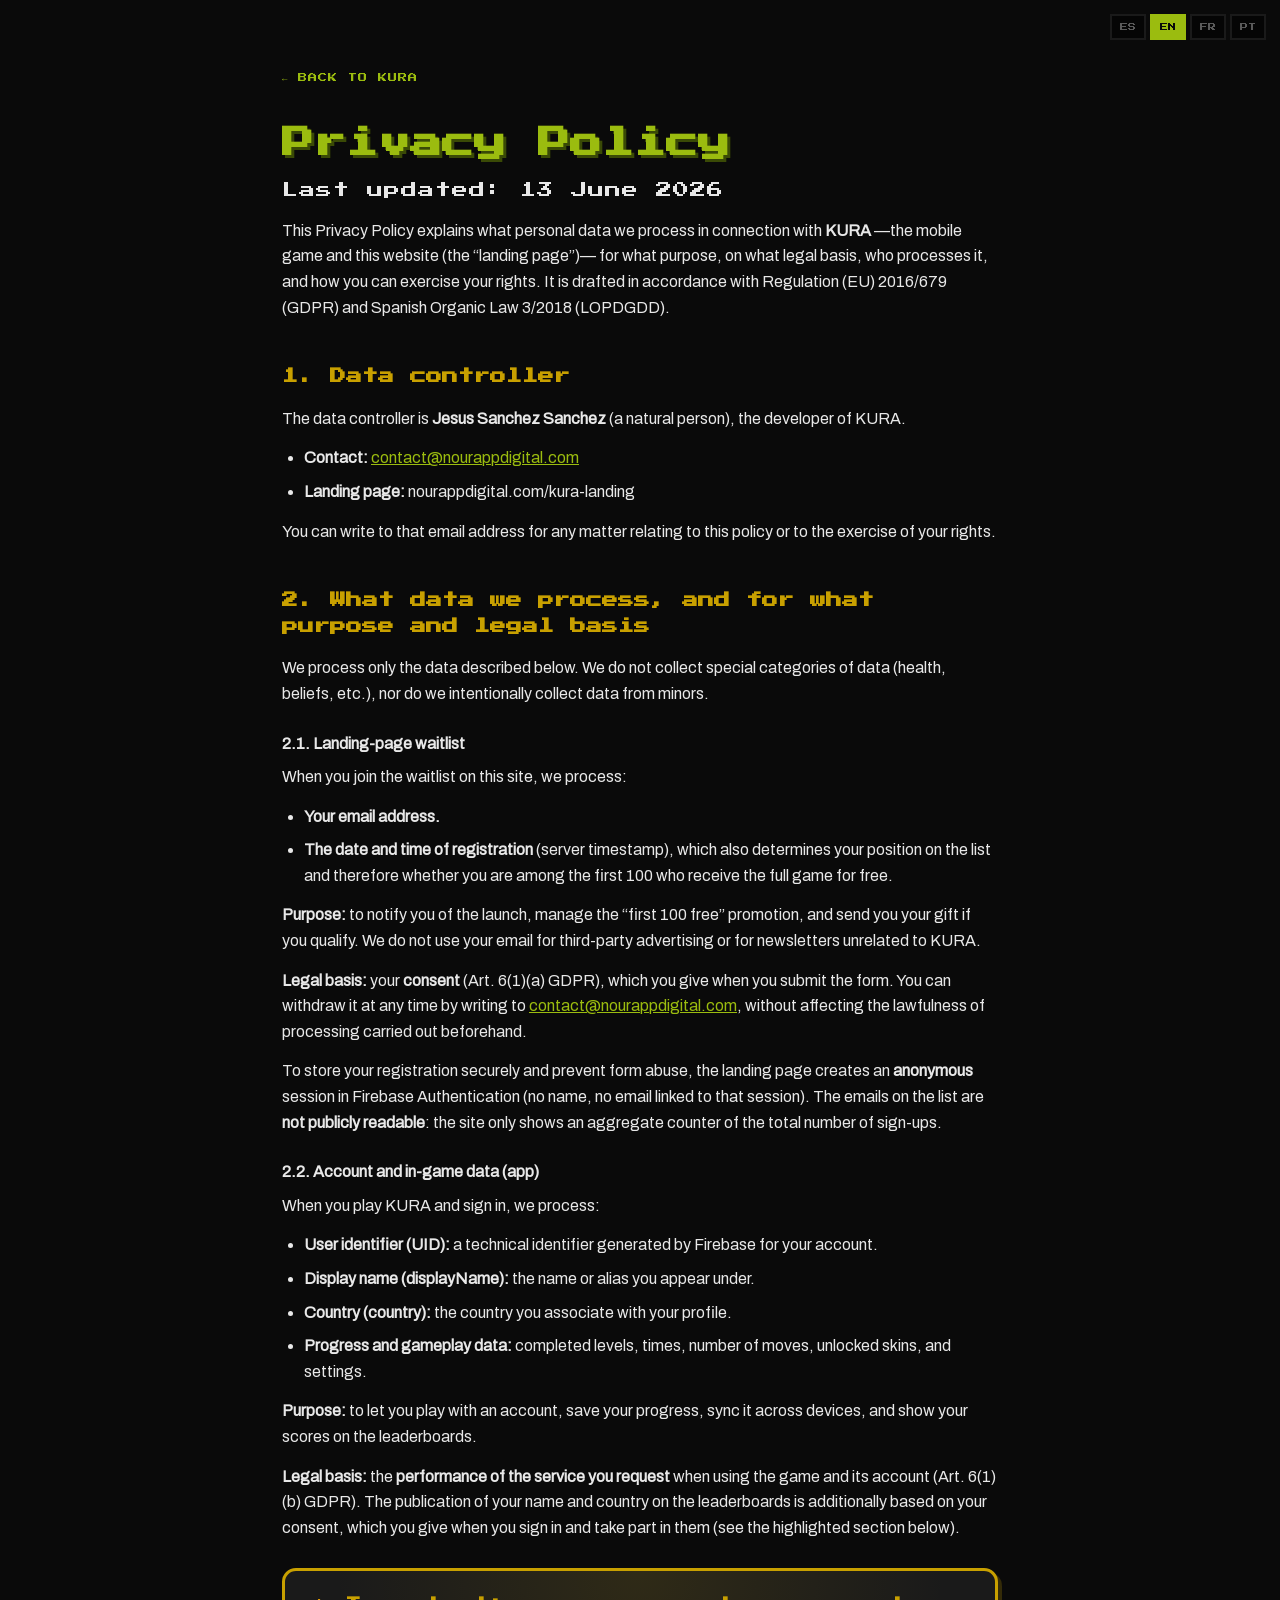
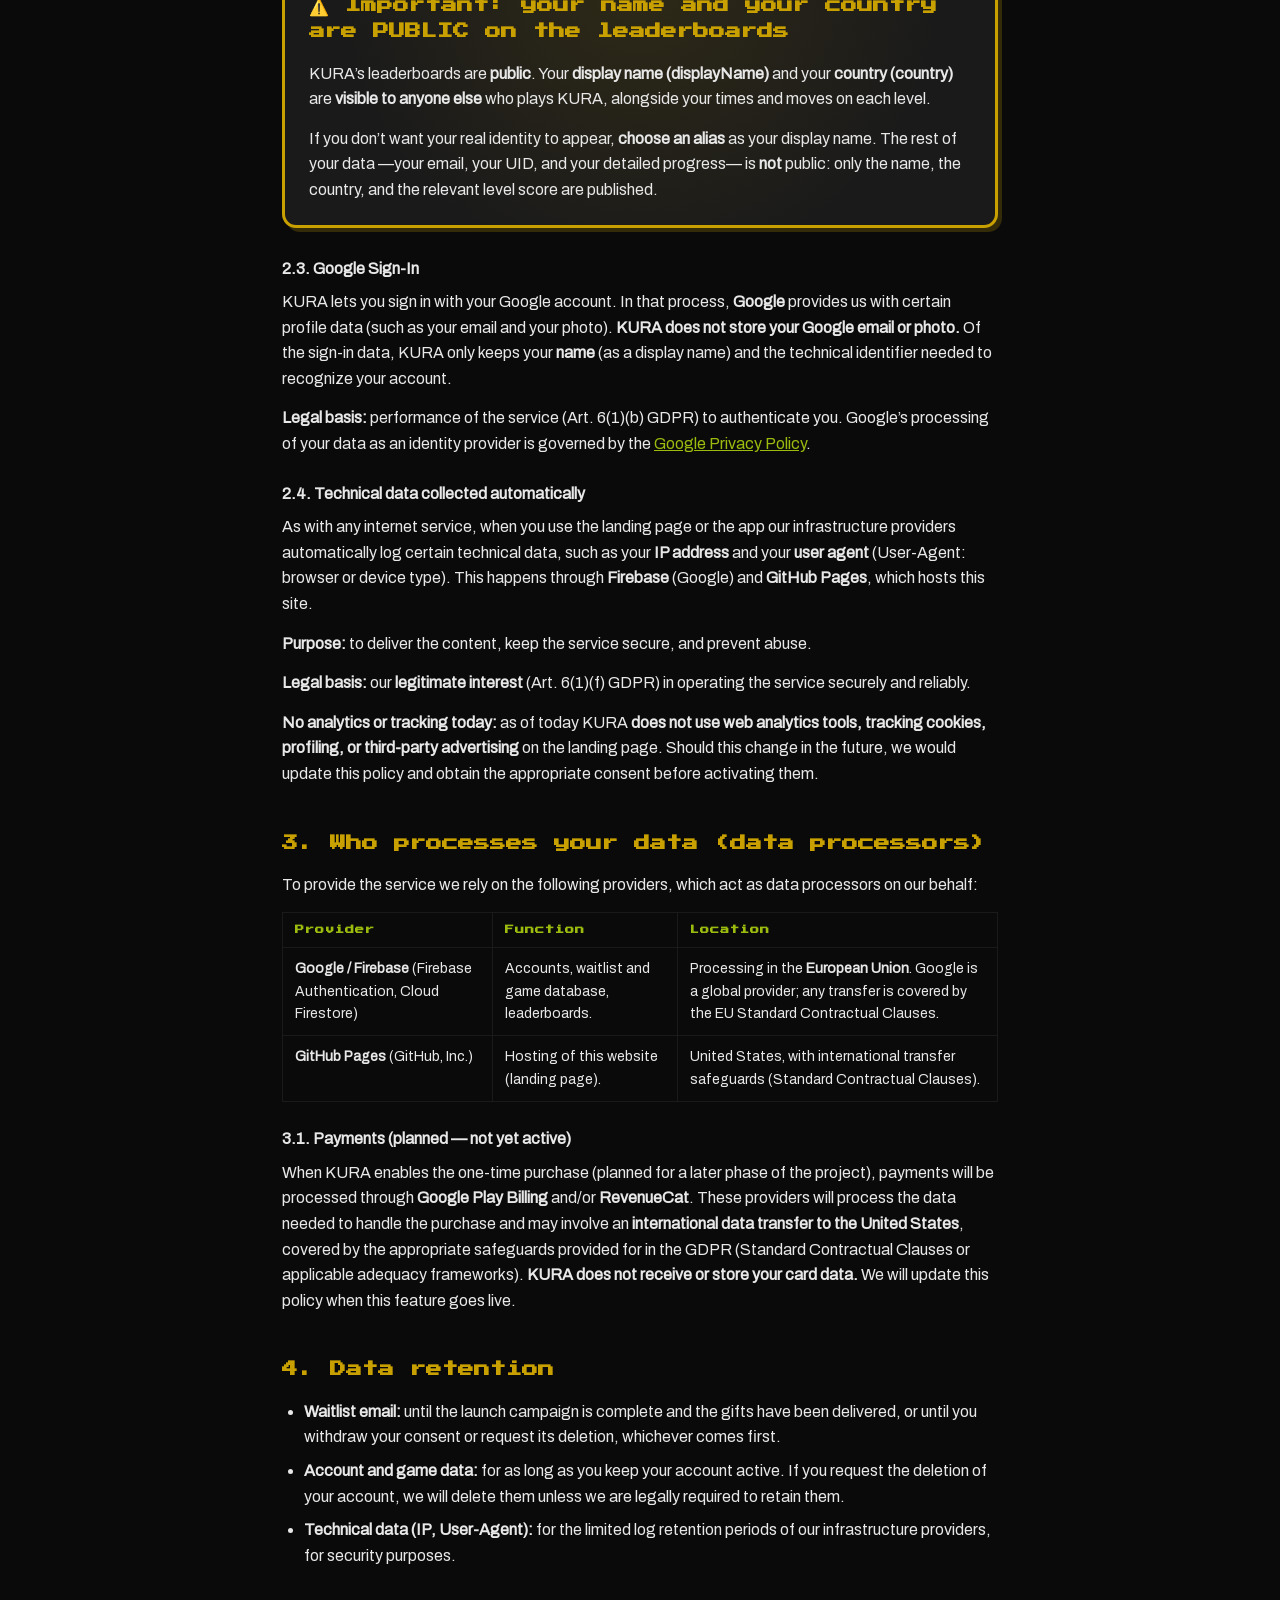
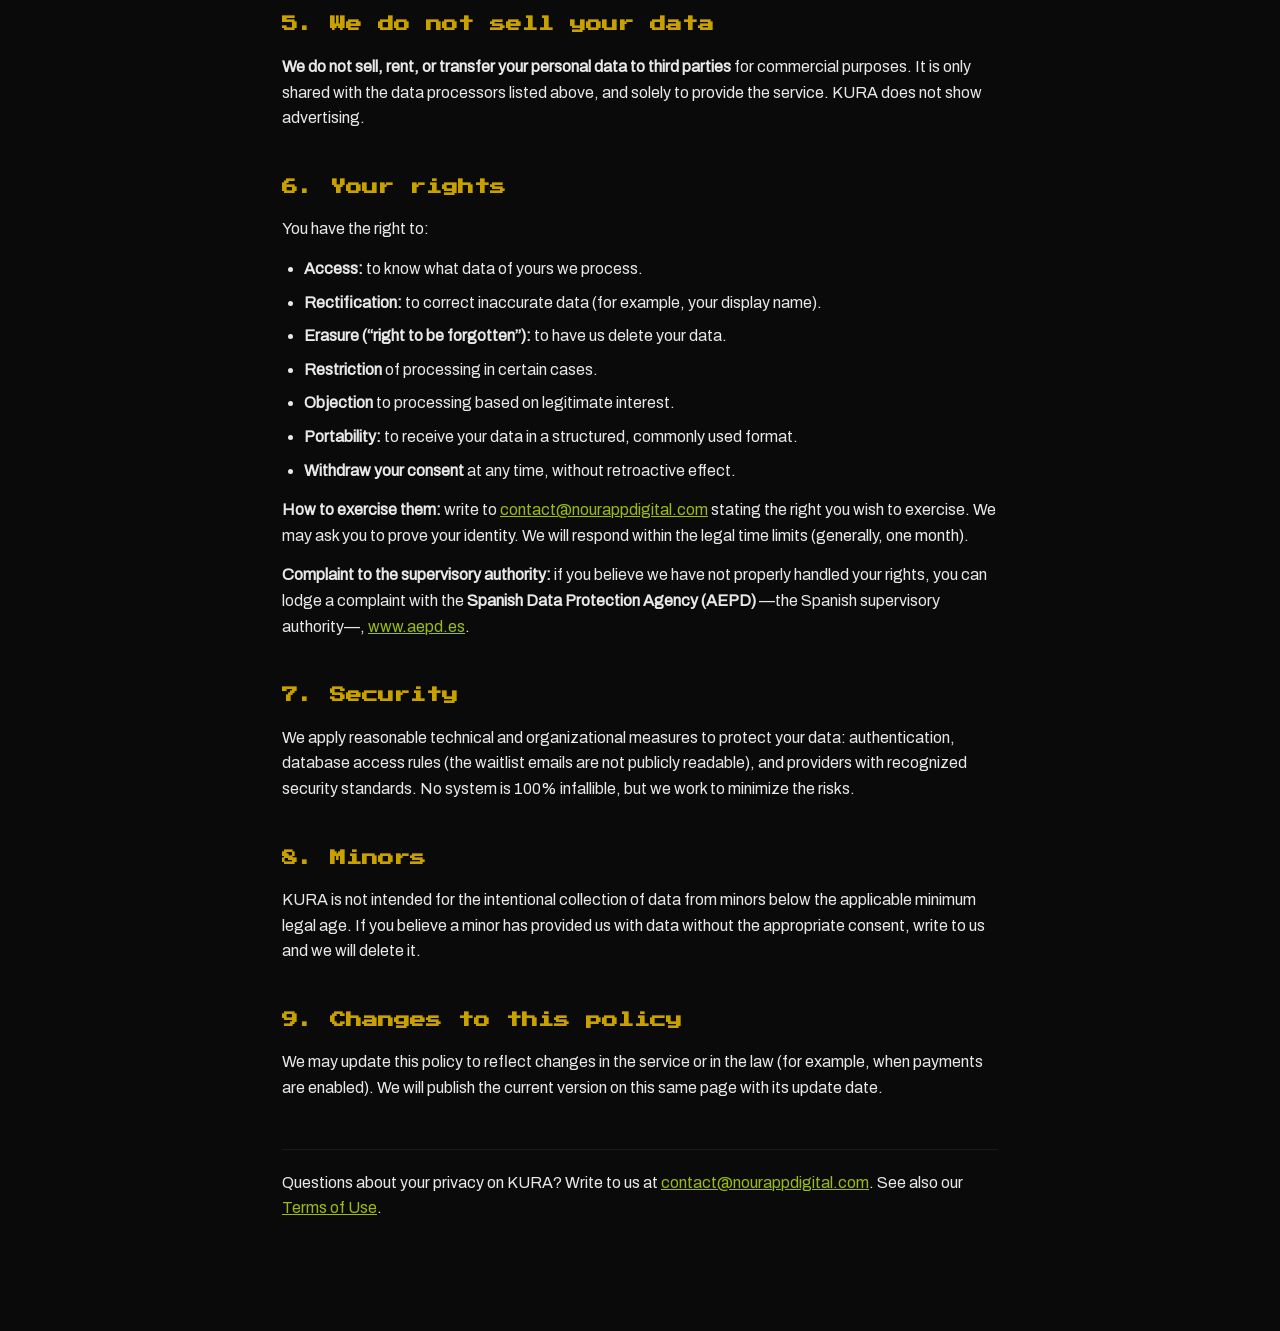
<file: privacy.html>
<!DOCTYPE html>
<html lang="es">
<head>
  <meta charset="UTF-8" />
  <meta name="viewport" content="width=device-width, initial-scale=1.0" />
  <title>KURA — Política de Privacidad</title>
  <meta name="description" content="Política de privacidad de KURA: qué datos tratamos, con qué base legal, quién los procesa y cómo ejercer tus derechos RGPD." />
  <meta name="robots" content="index, follow" />

  <link rel="icon" type="image/png" href="assets/sprites/player-clasico-abajo.png" />
  <link rel="stylesheet" href="styles.css" />
  <style>
    /* ===== Legal pages — readable long-form over the landing palette ===== */
    .legal {
      max-width: 760px;
      margin: 0 auto;
      padding: 64px 22px 96px;
    }
    .legal__back {
      display: inline-block;
      font-family: var(--mono);
      font-size: 9px;
      color: var(--dim);
      text-decoration: none;
      margin-bottom: 36px;
      letter-spacing: 1px;
    }
    .legal__back:hover { color: var(--accent); }
    .legal h1 {
      font-family: var(--mono);
      font-size: clamp(20px, 6vw, 32px);
      color: var(--accent);
      line-height: 1.4;
      text-shadow: 3px 3px 0 #3a4a06;
      margin-bottom: 12px;
    }
    .legal__updated {
      font-family: var(--mono);
      font-size: 9px;
      color: var(--dim);
      letter-spacing: 1px;
      margin-bottom: 40px;
    }
    .legal h2 {
      font-family: var(--mono);
      font-size: clamp(13px, 3.6vw, 16px);
      color: var(--box);
      line-height: 1.6;
      margin: 44px 0 16px;
    }
    .legal h3 {
      font-family: var(--ui);
      font-size: 16px;
      font-weight: 700;
      color: var(--text);
      margin: 24px 0 8px;
    }
    .legal p, .legal li {
      font-size: 16px;
      color: var(--text);
      margin-bottom: 14px;
    }
    .legal ul { padding-left: 22px; margin-bottom: 14px; }
    .legal li { margin-bottom: 8px; }
    .legal a { color: var(--accent); }
    .legal strong { color: var(--text); }
    .legal__highlight {
      background:
        radial-gradient(circle at 50% 0%, rgba(200, 160, 0, 0.12), transparent 70%),
        var(--grid);
      border: 3px solid var(--box);
      border-radius: 14px;
      padding: 22px 24px;
      margin: 28px 0;
      box-shadow: 4px 4px 0 rgba(200, 160, 0, 0.22);
    }
    .legal__highlight h2 { margin-top: 0; color: var(--box); }
    .legal__highlight p:last-child { margin-bottom: 0; }
    .legal table {
      width: 100%;
      border-collapse: collapse;
      margin: 8px 0 22px;
      font-size: 14px;
    }
    .legal th, .legal td {
      border: 1px solid var(--grid);
      padding: 10px 12px;
      text-align: left;
      vertical-align: top;
    }
    .legal th {
      font-family: var(--mono);
      font-size: 9px;
      color: var(--accent);
      letter-spacing: 1px;
    }
    .legal td { color: var(--text); }
    .legal__note {
      font-size: 13px;
      color: var(--dim);
      border-top: 1px solid var(--grid);
      margin-top: 48px;
      padding-top: 20px;
    }
  </style>
</head>
<body>
  <div class="lang-switch" role="group" aria-label="Idioma / Language">
    <button type="button" data-lang="es">ES</button>
    <button type="button" data-lang="en">EN</button>
    <button type="button" data-lang="fr">FR</button>
    <button type="button" data-lang="pt">PT</button>
  </div>

  <main class="legal">
    <!-- ===================== ES ===================== -->
    <section data-lang="es">
    <a href="index.html" class="legal__back">&#8592; VOLVER A KURA</a>

    <h1>Política de Privacidad</h1>
    <p class="legal__updated">Última actualización: 13 de junio de 2026</p>

    <p>Esta Política de Privacidad explica qué datos personales tratamos en relación con <strong>KURA</strong> —el juego para móvil y esta página web (la «landing»)— con qué finalidad, sobre qué base legal, quién los procesa y cómo puedes ejercer tus derechos. Está redactada conforme al Reglamento (UE) 2016/679 (RGPD) y a la Ley Orgánica 3/2018 (LOPDGDD).</p>

    <h2>1. Responsable del tratamiento</h2>
    <p>El responsable del tratamiento es <strong>Jesus Sanchez Sanchez</strong> (persona física), desarrollador de KURA.</p>
    <ul>
      <li><strong>Contacto:</strong> <a href="mailto:contact@nourappdigital.com">contact@nourappdigital.com</a></li>
      <li><strong>Landing:</strong> nourappdigital.com/kura-landing</li>
    </ul>
    <p>Puedes dirigirte a esa dirección de correo para cualquier cuestión relativa a esta política o al ejercicio de tus derechos.</p>

    <h2>2. Qué datos tratamos y con qué finalidad y base legal</h2>
    <p>Tratamos únicamente los datos descritos a continuación. No recopilamos categorías especiales de datos (salud, ideología, etc.) ni datos de menores de forma intencionada.</p>

    <h3>2.1. Lista de espera (waitlist) de la landing</h3>
    <p>Cuando te apuntas a la lista de espera en esta web, tratamos:</p>
    <ul>
      <li><strong>Tu dirección de email.</strong></li>
      <li><strong>La fecha y hora del registro</strong> (sello de tiempo del servidor), que además determina tu posición en la lista y, por tanto, si entras entre los primeros 100 que reciben el juego completo gratis.</li>
    </ul>
    <p><strong>Finalidad:</strong> avisarte del lanzamiento, gestionar la promoción de «los primeros 100 gratis» y enviarte tu regalo si te corresponde. No usamos tu email para publicidad de terceros ni para newsletters ajenas a KURA.</p>
    <p><strong>Base legal:</strong> tu <strong>consentimiento</strong> (art. 6.1.a RGPD), que prestas al enviar el formulario. Puedes retirarlo en cualquier momento escribiendo a <a href="mailto:contact@nourappdigital.com">contact@nourappdigital.com</a>, sin que ello afecte a la licitud del tratamiento previo.</p>
    <p>Para guardar tu registro de forma segura y evitar abuso del formulario, la landing crea una sesión <strong>anónima</strong> en Firebase Authentication (sin nombre, sin email asociado a esa sesión). Los emails de la lista <strong>no son legibles públicamente</strong>: solo se muestra en la web un contador agregado del número total de inscritos.</p>

    <h3>2.2. Cuenta y datos dentro del juego (app)</h3>
    <p>Cuando juegas a KURA e inicias sesión, tratamos:</p>
    <ul>
      <li><strong>Identificador de usuario (UID):</strong> un identificador técnico generado por Firebase para tu cuenta.</li>
      <li><strong>Nombre para mostrar (displayName):</strong> el nombre o alias con el que apareces.</li>
      <li><strong>País (country):</strong> el país que asocias a tu perfil.</li>
      <li><strong>Datos de progreso y partida:</strong> niveles completados, tiempos, número de movimientos, skins desbloqueadas y configuración.</li>
    </ul>
    <p><strong>Finalidad:</strong> permitir que juegues con una cuenta, guardar tu progreso, sincronizarlo entre dispositivos y mostrar tus marcas en las clasificaciones (leaderboards).</p>
    <p><strong>Base legal:</strong> la <strong>ejecución del servicio que solicitas</strong> al usar el juego y su cuenta (art. 6.1.b RGPD). La publicación de tu nombre y país en las clasificaciones se basa además en tu consentimiento, que prestas al iniciar sesión y participar en ellas (ver apartado destacado más abajo).</p>

    <div class="legal__highlight">
      <h2>⚠️ Importante: tu nombre y tu país son PÚBLICOS en las clasificaciones</h2>
      <p>Las clasificaciones (leaderboards) de KURA son <strong>públicas</strong>. Tu <strong>nombre para mostrar (displayName)</strong> y tu <strong>país (country)</strong> son <strong>visibles para cualquier otra persona</strong> que juegue a KURA, junto a tus tiempos y movimientos en cada nivel.</p>
      <p>Si no quieres que tu identidad real aparezca, <strong>elige un alias</strong> como nombre para mostrar. El resto de tus datos —tu email, tu UID y tu progreso detallado— <strong>no</strong> son públicos: solo se publican el nombre, el país y la marca del nivel correspondiente.</p>
    </div>

    <h3>2.3. Inicio de sesión con Google (Google Sign-In)</h3>
    <p>KURA te permite identificarte con tu cuenta de Google. En ese proceso, <strong>Google</strong> nos facilita ciertos datos de tu perfil (como tu email y tu foto). <strong>KURA no almacena tu email ni tu foto de Google.</strong> De los datos del inicio de sesión, KURA solo conserva tu <strong>nombre</strong> (como nombre para mostrar) y el identificador técnico necesario para reconocer tu cuenta.</p>
    <p><strong>Base legal:</strong> ejecución del servicio (art. 6.1.b RGPD) para autenticarte. El tratamiento que Google hace de tus datos como proveedor de identidad se rige por la <a href="https://policies.google.com/privacy" target="_blank" rel="noopener">Política de Privacidad de Google</a>.</p>

    <h3>2.4. Datos técnicos recogidos automáticamente</h3>
    <p>Como en cualquier servicio en internet, cuando usas la landing o la app nuestros proveedores de infraestructura registran de forma automática ciertos datos técnicos, como tu <strong>dirección IP</strong> y tu <strong>agente de usuario</strong> (User-Agent: tipo de navegador o dispositivo). Esto ocurre a través de <strong>Firebase</strong> (Google) y de <strong>GitHub Pages</strong>, que aloja esta web.</p>
    <p><strong>Finalidad:</strong> entregar el contenido, mantener la seguridad del servicio y prevenir abusos.</p>
    <p><strong>Base legal:</strong> nuestro <strong>interés legítimo</strong> (art. 6.1.f RGPD) en operar el servicio de forma segura y fiable.</p>
    <p><strong>Sin analítica ni rastreo hoy:</strong> a día de hoy KURA <strong>no utiliza herramientas de analítica web, cookies de seguimiento, perfilado ni publicidad de terceros</strong> en la landing. Si esto cambiara en el futuro, actualizaríamos esta política y recabaríamos el consentimiento que correspondiera antes de activarlas.</p>

    <h2>3. Quién procesa tus datos (encargados del tratamiento)</h2>
    <p>Para prestar el servicio nos apoyamos en los siguientes proveedores, que actúan como encargados del tratamiento por cuenta nuestra:</p>
    <table>
      <thead>
        <tr><th>Proveedor</th><th>Función</th><th>Ubicación</th></tr>
      </thead>
      <tbody>
        <tr>
          <td><strong>Google / Firebase</strong> (Firebase Authentication, Cloud Firestore)</td>
          <td>Cuentas, base de datos de la waitlist y del juego, clasificaciones.</td>
          <td>Tratamiento en la <strong>Unión Europea</strong>. Google es un proveedor global; cualquier transferencia se ampara en las Cláusulas Contractuales Tipo de la UE.</td>
        </tr>
        <tr>
          <td><strong>GitHub Pages</strong> (GitHub, Inc.)</td>
          <td>Alojamiento de esta página web (landing).</td>
          <td>EE. UU., con garantías de transferencia internacional (Cláusulas Contractuales Tipo).</td>
        </tr>
      </tbody>
    </table>

    <h3>3.1. Pagos (previsto — aún no activo)</h3>
    <p>Cuando KURA habilite la compra única (prevista en una fase posterior del proyecto), los pagos se procesarán a través de <strong>Google Play Billing</strong> y/o <strong>RevenueCat</strong>. Estos proveedores tratarán los datos necesarios para gestionar la compra y pueden implicar una <strong>transferencia internacional de datos a Estados Unidos</strong>, amparada en las garantías adecuadas previstas por el RGPD (Cláusulas Contractuales Tipo o marcos de adecuación aplicables). <strong>KURA no recibe ni almacena los datos de tu tarjeta.</strong> Actualizaremos esta política cuando esta función entre en funcionamiento.</p>

    <h2>4. Conservación de los datos</h2>
    <ul>
      <li><strong>Email de la waitlist:</strong> hasta que se complete la campaña de lanzamiento y se entreguen los regalos, o hasta que retires tu consentimiento o solicites su supresión, lo que ocurra antes.</li>
      <li><strong>Datos de cuenta y de juego:</strong> mientras mantengas tu cuenta activa. Si solicitas la supresión de tu cuenta, los eliminaremos salvo obligación legal de conservarlos.</li>
      <li><strong>Datos técnicos (IP, User-Agent):</strong> durante los periodos limitados de registro de nuestros proveedores de infraestructura, con fines de seguridad.</li>
    </ul>

    <h2>5. No vendemos tus datos</h2>
    <p><strong>No vendemos, alquilamos ni cedemos tus datos personales a terceros</strong> con fines comerciales. Solo los comparten los encargados del tratamiento listados arriba, y exclusivamente para prestar el servicio. KURA no muestra publicidad.</p>

    <h2>6. Tus derechos</h2>
    <p>Tienes derecho a:</p>
    <ul>
      <li><strong>Acceso:</strong> saber qué datos tuyos tratamos.</li>
      <li><strong>Rectificación:</strong> corregir datos inexactos (por ejemplo, tu nombre para mostrar).</li>
      <li><strong>Supresión («derecho al olvido»):</strong> que eliminemos tus datos.</li>
      <li><strong>Limitación</strong> del tratamiento en determinados supuestos.</li>
      <li><strong>Oposición</strong> a tratamientos basados en el interés legítimo.</li>
      <li><strong>Portabilidad:</strong> recibir tus datos en un formato estructurado y de uso común.</li>
      <li><strong>Retirar tu consentimiento</strong> en cualquier momento, sin efecto retroactivo.</li>
    </ul>
    <p><strong>Cómo ejercerlos:</strong> escribe a <a href="mailto:contact@nourappdigital.com">contact@nourappdigital.com</a> indicando el derecho que deseas ejercer. Podremos pedirte que acredites tu identidad. Responderemos en los plazos legales (en general, un mes).</p>
    <p><strong>Reclamación ante la autoridad de control:</strong> si consideras que no hemos atendido correctamente tus derechos, puedes presentar una reclamación ante la <strong>Agencia Española de Protección de Datos (AEPD)</strong>, <a href="https://www.aepd.es" target="_blank" rel="noopener">www.aepd.es</a>.</p>

    <h2>7. Seguridad</h2>
    <p>Aplicamos medidas técnicas y organizativas razonables para proteger tus datos: autenticación, reglas de acceso en la base de datos (los emails de la waitlist no son legibles públicamente) y proveedores con estándares de seguridad reconocidos. Ningún sistema es infalible al 100 %, pero trabajamos para minimizar los riesgos.</p>

    <h2>8. Menores</h2>
    <p>KURA no está dirigido a la recogida intencionada de datos de menores de la edad mínima legal aplicable. Si crees que un menor nos ha facilitado datos sin el consentimiento adecuado, escríbenos y los eliminaremos.</p>

    <h2>9. Cambios en esta política</h2>
    <p>Podemos actualizar esta política para reflejar cambios en el servicio o en la normativa (por ejemplo, al activar los pagos). Publicaremos la versión vigente en esta misma página con su fecha de actualización.</p>

    <p class="legal__note">¿Dudas sobre tu privacidad en KURA? Escríbenos a <a href="mailto:contact@nourappdigital.com">contact@nourappdigital.com</a>. Consulta también nuestros <a href="terms.html">Términos de Uso</a>.</p>
    </section>

    <!-- ===================== EN ===================== -->
    <section data-lang="en" hidden>
    <a href="index.html" class="legal__back">&#8592; BACK TO KURA</a>

    <h1>Privacy Policy</h1>
    <p class="legal__updated">Last updated: 13 June 2026</p>

    <p>This Privacy Policy explains what personal data we process in connection with <strong>KURA</strong> —the mobile game and this website (the “landing page”)— for what purpose, on what legal basis, who processes it, and how you can exercise your rights. It is drafted in accordance with Regulation (EU) 2016/679 (GDPR) and Spanish Organic Law 3/2018 (LOPDGDD).</p>

    <h2>1. Data controller</h2>
    <p>The data controller is <strong>Jesus Sanchez Sanchez</strong> (a natural person), the developer of KURA.</p>
    <ul>
      <li><strong>Contact:</strong> <a href="mailto:contact@nourappdigital.com">contact@nourappdigital.com</a></li>
      <li><strong>Landing page:</strong> nourappdigital.com/kura-landing</li>
    </ul>
    <p>You can write to that email address for any matter relating to this policy or to the exercise of your rights.</p>

    <h2>2. What data we process, and for what purpose and legal basis</h2>
    <p>We process only the data described below. We do not collect special categories of data (health, beliefs, etc.), nor do we intentionally collect data from minors.</p>

    <h3>2.1. Landing-page waitlist</h3>
    <p>When you join the waitlist on this site, we process:</p>
    <ul>
      <li><strong>Your email address.</strong></li>
      <li><strong>The date and time of registration</strong> (server timestamp), which also determines your position on the list and therefore whether you are among the first 100 who receive the full game for free.</li>
    </ul>
    <p><strong>Purpose:</strong> to notify you of the launch, manage the “first 100 free” promotion, and send you your gift if you qualify. We do not use your email for third-party advertising or for newsletters unrelated to KURA.</p>
    <p><strong>Legal basis:</strong> your <strong>consent</strong> (Art. 6(1)(a) GDPR), which you give when you submit the form. You can withdraw it at any time by writing to <a href="mailto:contact@nourappdigital.com">contact@nourappdigital.com</a>, without affecting the lawfulness of processing carried out beforehand.</p>
    <p>To store your registration securely and prevent form abuse, the landing page creates an <strong>anonymous</strong> session in Firebase Authentication (no name, no email linked to that session). The emails on the list are <strong>not publicly readable</strong>: the site only shows an aggregate counter of the total number of sign-ups.</p>

    <h3>2.2. Account and in-game data (app)</h3>
    <p>When you play KURA and sign in, we process:</p>
    <ul>
      <li><strong>User identifier (UID):</strong> a technical identifier generated by Firebase for your account.</li>
      <li><strong>Display name (displayName):</strong> the name or alias you appear under.</li>
      <li><strong>Country (country):</strong> the country you associate with your profile.</li>
      <li><strong>Progress and gameplay data:</strong> completed levels, times, number of moves, unlocked skins, and settings.</li>
    </ul>
    <p><strong>Purpose:</strong> to let you play with an account, save your progress, sync it across devices, and show your scores on the leaderboards.</p>
    <p><strong>Legal basis:</strong> the <strong>performance of the service you request</strong> when using the game and its account (Art. 6(1)(b) GDPR). The publication of your name and country on the leaderboards is additionally based on your consent, which you give when you sign in and take part in them (see the highlighted section below).</p>

    <div class="legal__highlight">
      <h2>⚠️ Important: your name and your country are PUBLIC on the leaderboards</h2>
      <p>KURA’s leaderboards are <strong>public</strong>. Your <strong>display name (displayName)</strong> and your <strong>country (country)</strong> are <strong>visible to anyone else</strong> who plays KURA, alongside your times and moves on each level.</p>
      <p>If you don’t want your real identity to appear, <strong>choose an alias</strong> as your display name. The rest of your data —your email, your UID, and your detailed progress— is <strong>not</strong> public: only the name, the country, and the relevant level score are published.</p>
    </div>

    <h3>2.3. Google Sign-In</h3>
    <p>KURA lets you sign in with your Google account. In that process, <strong>Google</strong> provides us with certain profile data (such as your email and your photo). <strong>KURA does not store your Google email or photo.</strong> Of the sign-in data, KURA only keeps your <strong>name</strong> (as a display name) and the technical identifier needed to recognize your account.</p>
    <p><strong>Legal basis:</strong> performance of the service (Art. 6(1)(b) GDPR) to authenticate you. Google’s processing of your data as an identity provider is governed by the <a href="https://policies.google.com/privacy" target="_blank" rel="noopener">Google Privacy Policy</a>.</p>

    <h3>2.4. Technical data collected automatically</h3>
    <p>As with any internet service, when you use the landing page or the app our infrastructure providers automatically log certain technical data, such as your <strong>IP address</strong> and your <strong>user agent</strong> (User-Agent: browser or device type). This happens through <strong>Firebase</strong> (Google) and <strong>GitHub Pages</strong>, which hosts this site.</p>
    <p><strong>Purpose:</strong> to deliver the content, keep the service secure, and prevent abuse.</p>
    <p><strong>Legal basis:</strong> our <strong>legitimate interest</strong> (Art. 6(1)(f) GDPR) in operating the service securely and reliably.</p>
    <p><strong>No analytics or tracking today:</strong> as of today KURA <strong>does not use web analytics tools, tracking cookies, profiling, or third-party advertising</strong> on the landing page. Should this change in the future, we would update this policy and obtain the appropriate consent before activating them.</p>

    <h2>3. Who processes your data (data processors)</h2>
    <p>To provide the service we rely on the following providers, which act as data processors on our behalf:</p>
    <table>
      <thead>
        <tr><th>Provider</th><th>Function</th><th>Location</th></tr>
      </thead>
      <tbody>
        <tr>
          <td><strong>Google / Firebase</strong> (Firebase Authentication, Cloud Firestore)</td>
          <td>Accounts, waitlist and game database, leaderboards.</td>
          <td>Processing in the <strong>European Union</strong>. Google is a global provider; any transfer is covered by the EU Standard Contractual Clauses.</td>
        </tr>
        <tr>
          <td><strong>GitHub Pages</strong> (GitHub, Inc.)</td>
          <td>Hosting of this website (landing page).</td>
          <td>United States, with international transfer safeguards (Standard Contractual Clauses).</td>
        </tr>
      </tbody>
    </table>

    <h3>3.1. Payments (planned — not yet active)</h3>
    <p>When KURA enables the one-time purchase (planned for a later phase of the project), payments will be processed through <strong>Google Play Billing</strong> and/or <strong>RevenueCat</strong>. These providers will process the data needed to handle the purchase and may involve an <strong>international data transfer to the United States</strong>, covered by the appropriate safeguards provided for in the GDPR (Standard Contractual Clauses or applicable adequacy frameworks). <strong>KURA does not receive or store your card data.</strong> We will update this policy when this feature goes live.</p>

    <h2>4. Data retention</h2>
    <ul>
      <li><strong>Waitlist email:</strong> until the launch campaign is complete and the gifts have been delivered, or until you withdraw your consent or request its deletion, whichever comes first.</li>
      <li><strong>Account and game data:</strong> for as long as you keep your account active. If you request the deletion of your account, we will delete them unless we are legally required to retain them.</li>
      <li><strong>Technical data (IP, User-Agent):</strong> for the limited log retention periods of our infrastructure providers, for security purposes.</li>
    </ul>

    <h2>5. We do not sell your data</h2>
    <p><strong>We do not sell, rent, or transfer your personal data to third parties</strong> for commercial purposes. It is only shared with the data processors listed above, and solely to provide the service. KURA does not show advertising.</p>

    <h2>6. Your rights</h2>
    <p>You have the right to:</p>
    <ul>
      <li><strong>Access:</strong> to know what data of yours we process.</li>
      <li><strong>Rectification:</strong> to correct inaccurate data (for example, your display name).</li>
      <li><strong>Erasure (“right to be forgotten”):</strong> to have us delete your data.</li>
      <li><strong>Restriction</strong> of processing in certain cases.</li>
      <li><strong>Objection</strong> to processing based on legitimate interest.</li>
      <li><strong>Portability:</strong> to receive your data in a structured, commonly used format.</li>
      <li><strong>Withdraw your consent</strong> at any time, without retroactive effect.</li>
    </ul>
    <p><strong>How to exercise them:</strong> write to <a href="mailto:contact@nourappdigital.com">contact@nourappdigital.com</a> stating the right you wish to exercise. We may ask you to prove your identity. We will respond within the legal time limits (generally, one month).</p>
    <p><strong>Complaint to the supervisory authority:</strong> if you believe we have not properly handled your rights, you can lodge a complaint with the <strong>Spanish Data Protection Agency (AEPD)</strong> —the Spanish supervisory authority—, <a href="https://www.aepd.es" target="_blank" rel="noopener">www.aepd.es</a>.</p>

    <h2>7. Security</h2>
    <p>We apply reasonable technical and organizational measures to protect your data: authentication, database access rules (the waitlist emails are not publicly readable), and providers with recognized security standards. No system is 100% infallible, but we work to minimize the risks.</p>

    <h2>8. Minors</h2>
    <p>KURA is not intended for the intentional collection of data from minors below the applicable minimum legal age. If you believe a minor has provided us with data without the appropriate consent, write to us and we will delete it.</p>

    <h2>9. Changes to this policy</h2>
    <p>We may update this policy to reflect changes in the service or in the law (for example, when payments are enabled). We will publish the current version on this same page with its update date.</p>

    <p class="legal__note">Questions about your privacy on KURA? Write to us at <a href="mailto:contact@nourappdigital.com">contact@nourappdigital.com</a>. See also our <a href="terms.html">Terms of Use</a>.</p>
    </section>

    <!-- ===================== FR ===================== -->
    <section data-lang="fr" hidden>
    <a href="index.html" class="legal__back">&#8592; RETOUR À KURA</a>

    <h1>Politique de Confidentialité</h1>
    <p class="legal__updated">Dernière mise à jour : 13 juin 2026</p>

    <p>Cette Politique de Confidentialité explique quelles données personnelles nous traitons en lien avec <strong>KURA</strong> —le jeu pour mobile et ce site web (la « landing »)— dans quel but, sur quelle base légale, qui les traite et comment vous pouvez exercer vos droits. Elle est rédigée conformément au Règlement (UE) 2016/679 (RGPD) et à la loi organique espagnole 3/2018 (LOPDGDD).</p>

    <h2>1. Responsable du traitement</h2>
    <p>Le responsable du traitement est <strong>Jesus Sanchez Sanchez</strong> (personne physique), développeur de KURA.</p>
    <ul>
      <li><strong>Contact :</strong> <a href="mailto:contact@nourappdigital.com">contact@nourappdigital.com</a></li>
      <li><strong>Landing :</strong> nourappdigital.com/kura-landing</li>
    </ul>
    <p>Vous pouvez écrire à cette adresse e-mail pour toute question relative à cette politique ou à l’exercice de vos droits.</p>

    <h2>2. Quelles données nous traitons, dans quel but et sur quelle base légale</h2>
    <p>Nous traitons uniquement les données décrites ci-dessous. Nous ne recueillons pas de catégories particulières de données (santé, opinions, etc.) ni, de manière intentionnelle, de données de mineurs.</p>

    <h3>2.1. Liste d’attente (waitlist) de la landing</h3>
    <p>Lorsque vous vous inscrivez à la liste d’attente sur ce site, nous traitons :</p>
    <ul>
      <li><strong>Votre adresse e-mail.</strong></li>
      <li><strong>La date et l’heure de l’inscription</strong> (horodatage du serveur), qui détermine également votre position dans la liste et, par conséquent, si vous faites partie des 100 premiers à recevoir le jeu complet gratuitement.</li>
    </ul>
    <p><strong>Finalité :</strong> vous prévenir du lancement, gérer la promotion des « 100 premiers gratuits » et vous envoyer votre cadeau si vous y avez droit. Nous n’utilisons pas votre e-mail à des fins de publicité de tiers ni pour des newsletters étrangères à KURA.</p>
    <p><strong>Base légale :</strong> votre <strong>consentement</strong> (art. 6.1.a RGPD), que vous donnez en envoyant le formulaire. Vous pouvez le retirer à tout moment en écrivant à <a href="mailto:contact@nourappdigital.com">contact@nourappdigital.com</a>, sans que cela n’affecte la licéité du traitement effectué auparavant.</p>
    <p>Pour enregistrer votre inscription de manière sécurisée et éviter tout abus du formulaire, la landing crée une session <strong>anonyme</strong> dans Firebase Authentication (sans nom, sans e-mail associé à cette session). Les e-mails de la liste <strong>ne sont pas lisibles publiquement</strong> : le site n’affiche qu’un compteur agrégé du nombre total d’inscrits.</p>

    <h3>2.2. Compte et données dans le jeu (application)</h3>
    <p>Lorsque vous jouez à KURA et que vous vous connectez, nous traitons :</p>
    <ul>
      <li><strong>Identifiant d’utilisateur (UID) :</strong> un identifiant technique généré par Firebase pour votre compte.</li>
      <li><strong>Nom d’affichage (displayName) :</strong> le nom ou le pseudo sous lequel vous apparaissez.</li>
      <li><strong>Pays (country) :</strong> le pays que vous associez à votre profil.</li>
      <li><strong>Données de progression et de partie :</strong> niveaux terminés, temps, nombre de coups, skins débloqués et paramètres.</li>
    </ul>
    <p><strong>Finalité :</strong> vous permettre de jouer avec un compte, sauvegarder votre progression, la synchroniser entre appareils et afficher vos scores dans les classements (leaderboards).</p>
    <p><strong>Base légale :</strong> l’<strong>exécution du service que vous demandez</strong> en utilisant le jeu et son compte (art. 6.1.b RGPD). La publication de votre nom et de votre pays dans les classements repose en outre sur votre consentement, que vous donnez en vous connectant et en y participant (voir l’encadré ci-dessous).</p>

    <div class="legal__highlight">
      <h2>⚠️ Important : votre nom et votre pays sont PUBLICS dans les classements</h2>
      <p>Les classements (leaderboards) de KURA sont <strong>publics</strong>. Votre <strong>nom d’affichage (displayName)</strong> et votre <strong>pays (country)</strong> sont <strong>visibles par toute autre personne</strong> qui joue à KURA, à côté de vos temps et de vos coups sur chaque niveau.</p>
      <p>Si vous ne voulez pas que votre identité réelle apparaisse, <strong>choisissez un pseudo</strong> comme nom d’affichage. Le reste de vos données —votre e-mail, votre UID et votre progression détaillée— n’est <strong>pas</strong> public : seuls le nom, le pays et le score du niveau concerné sont publiés.</p>
    </div>

    <h3>2.3. Connexion avec Google (Google Sign-In)</h3>
    <p>KURA vous permet de vous identifier avec votre compte Google. Lors de ce processus, <strong>Google</strong> nous fournit certaines données de votre profil (comme votre e-mail et votre photo). <strong>KURA ne stocke ni votre e-mail ni votre photo Google.</strong> Parmi les données de connexion, KURA ne conserve que votre <strong>nom</strong> (comme nom d’affichage) et l’identifiant technique nécessaire pour reconnaître votre compte.</p>
    <p><strong>Base légale :</strong> exécution du service (art. 6.1.b RGPD) pour vous authentifier. Le traitement que Google fait de vos données en tant que fournisseur d’identité est régi par la <a href="https://policies.google.com/privacy" target="_blank" rel="noopener">Politique de Confidentialité de Google</a>.</p>

    <h3>2.4. Données techniques collectées automatiquement</h3>
    <p>Comme pour tout service sur internet, lorsque vous utilisez la landing ou l’application, nos prestataires d’infrastructure enregistrent automatiquement certaines données techniques, comme votre <strong>adresse IP</strong> et votre <strong>agent utilisateur</strong> (User-Agent : type de navigateur ou d’appareil). Cela se produit via <strong>Firebase</strong> (Google) et <strong>GitHub Pages</strong>, qui héberge ce site.</p>
    <p><strong>Finalité :</strong> fournir le contenu, maintenir la sécurité du service et prévenir les abus.</p>
    <p><strong>Base légale :</strong> notre <strong>intérêt légitime</strong> (art. 6.1.f RGPD) à exploiter le service de manière sûre et fiable.</p>
    <p><strong>Pas d’analytique ni de suivi aujourd’hui :</strong> à ce jour, KURA <strong>n’utilise pas d’outils d’analyse web, de cookies de suivi, de profilage ni de publicité de tiers</strong> sur la landing. Si cela devait changer à l’avenir, nous mettrions à jour cette politique et recueillerions le consentement approprié avant de les activer.</p>

    <h2>3. Qui traite vos données (sous-traitants)</h2>
    <p>Pour fournir le service, nous nous appuyons sur les prestataires suivants, qui agissent en tant que sous-traitants pour notre compte :</p>
    <table>
      <thead>
        <tr><th>Prestataire</th><th>Fonction</th><th>Localisation</th></tr>
      </thead>
      <tbody>
        <tr>
          <td><strong>Google / Firebase</strong> (Firebase Authentication, Cloud Firestore)</td>
          <td>Comptes, base de données de la waitlist et du jeu, classements.</td>
          <td>Traitement dans l’<strong>Union européenne</strong>. Google est un prestataire mondial ; tout transfert est couvert par les Clauses Contractuelles Types de l’UE.</td>
        </tr>
        <tr>
          <td><strong>GitHub Pages</strong> (GitHub, Inc.)</td>
          <td>Hébergement de ce site web (landing).</td>
          <td>États-Unis, avec des garanties de transfert international (Clauses Contractuelles Types).</td>
        </tr>
      </tbody>
    </table>

    <h3>3.1. Paiements (prévu — pas encore actif)</h3>
    <p>Lorsque KURA activera l’achat unique (prévu dans une phase ultérieure du projet), les paiements seront traités via <strong>Google Play Billing</strong> et/ou <strong>RevenueCat</strong>. Ces prestataires traiteront les données nécessaires à la gestion de l’achat et peuvent impliquer un <strong>transfert international de données vers les États-Unis</strong>, couvert par les garanties appropriées prévues par le RGPD (Clauses Contractuelles Types ou cadres d’adéquation applicables). <strong>KURA ne reçoit ni ne stocke les données de votre carte.</strong> Nous mettrons à jour cette politique lorsque cette fonctionnalité sera mise en service.</p>

    <h2>4. Conservation des données</h2>
    <ul>
      <li><strong>E-mail de la waitlist :</strong> jusqu’à la fin de la campagne de lancement et la remise des cadeaux, ou jusqu’à ce que vous retiriez votre consentement ou demandiez sa suppression, selon ce qui survient en premier.</li>
      <li><strong>Données de compte et de jeu :</strong> tant que vous maintenez votre compte actif. Si vous demandez la suppression de votre compte, nous les supprimerons sauf obligation légale de les conserver.</li>
      <li><strong>Données techniques (IP, User-Agent) :</strong> pendant les durées limitées de journalisation de nos prestataires d’infrastructure, à des fins de sécurité.</li>
    </ul>

    <h2>5. Nous ne vendons pas vos données</h2>
    <p><strong>Nous ne vendons, ne louons ni ne cédons vos données personnelles à des tiers</strong> à des fins commerciales. Elles ne sont partagées qu’avec les sous-traitants listés ci-dessus, et uniquement pour fournir le service. KURA n’affiche pas de publicité.</p>

    <h2>6. Vos droits</h2>
    <p>Vous avez le droit de :</p>
    <ul>
      <li><strong>Accès :</strong> savoir quelles données vous concernant nous traitons.</li>
      <li><strong>Rectification :</strong> corriger des données inexactes (par exemple, votre nom d’affichage).</li>
      <li><strong>Effacement (« droit à l’oubli ») :</strong> que nous supprimions vos données.</li>
      <li><strong>Limitation</strong> du traitement dans certains cas.</li>
      <li><strong>Opposition</strong> aux traitements fondés sur l’intérêt légitime.</li>
      <li><strong>Portabilité :</strong> recevoir vos données dans un format structuré et d’usage courant.</li>
      <li><strong>Retirer votre consentement</strong> à tout moment, sans effet rétroactif.</li>
    </ul>
    <p><strong>Comment les exercer :</strong> écrivez à <a href="mailto:contact@nourappdigital.com">contact@nourappdigital.com</a> en indiquant le droit que vous souhaitez exercer. Nous pourrons vous demander de justifier votre identité. Nous répondrons dans les délais légaux (en général, un mois).</p>
    <p><strong>Réclamation auprès de l’autorité de contrôle :</strong> si vous estimez que nous n’avons pas correctement traité vos droits, vous pouvez déposer une réclamation auprès de l’<strong>Agence espagnole de protection des données (AEPD)</strong> —l’autorité de contrôle espagnole—, <a href="https://www.aepd.es" target="_blank" rel="noopener">www.aepd.es</a>.</p>

    <h2>7. Sécurité</h2>
    <p>Nous appliquons des mesures techniques et organisationnelles raisonnables pour protéger vos données : authentification, règles d’accès à la base de données (les e-mails de la waitlist ne sont pas lisibles publiquement) et prestataires aux standards de sécurité reconnus. Aucun système n’est infaillible à 100 %, mais nous travaillons à minimiser les risques.</p>

    <h2>8. Mineurs</h2>
    <p>KURA n’est pas destiné à la collecte intentionnelle de données de mineurs en dessous de l’âge légal minimum applicable. Si vous pensez qu’un mineur nous a fourni des données sans le consentement approprié, écrivez-nous et nous les supprimerons.</p>

    <h2>9. Modifications de cette politique</h2>
    <p>Nous pouvons mettre à jour cette politique pour refléter des changements dans le service ou la réglementation (par exemple, lors de l’activation des paiements). Nous publierons la version en vigueur sur cette même page avec sa date de mise à jour.</p>

    <p class="legal__note">Des questions sur votre confidentialité dans KURA ? Écrivez-nous à <a href="mailto:contact@nourappdigital.com">contact@nourappdigital.com</a>. Consultez aussi nos <a href="terms.html">Conditions d’Utilisation</a>.</p>
    </section>

    <!-- ===================== PT ===================== -->
    <section data-lang="pt" hidden>
    <a href="index.html" class="legal__back">&#8592; VOLTAR AO KURA</a>

    <h1>Política de Privacidade</h1>
    <p class="legal__updated">Última atualização: 13 de junho de 2026</p>

    <p>Esta Política de Privacidade explica que dados pessoais tratamos em relação ao <strong>KURA</strong> —o jogo para dispositivos móveis e este site (a «landing»)— com que finalidade, com que base legal, quem os processa e como você pode exercer os seus direitos. Foi redigida em conformidade com o Regulamento (UE) 2016/679 (RGPD) e com a Lei Orgânica espanhola 3/2018 (LOPDGDD).</p>

    <h2>1. Responsável pelo tratamento</h2>
    <p>O responsável pelo tratamento é <strong>Jesus Sanchez Sanchez</strong> (pessoa física), desenvolvedor do KURA.</p>
    <ul>
      <li><strong>Contato:</strong> <a href="mailto:contact@nourappdigital.com">contact@nourappdigital.com</a></li>
      <li><strong>Landing:</strong> nourappdigital.com/kura-landing</li>
    </ul>
    <p>Você pode escrever para esse endereço de e-mail para qualquer questão relativa a esta política ou ao exercício dos seus direitos.</p>

    <h2>2. Que dados tratamos e com que finalidade e base legal</h2>
    <p>Tratamos unicamente os dados descritos a seguir. Não recolhemos categorias especiais de dados (saúde, ideologia, etc.) nem dados de menores de forma intencional.</p>

    <h3>2.1. Lista de espera (waitlist) da landing</h3>
    <p>Quando você se inscreve na lista de espera neste site, tratamos:</p>
    <ul>
      <li><strong>O seu endereço de e-mail.</strong></li>
      <li><strong>A data e a hora do registro</strong> (marca de tempo do servidor), que além disso determina a sua posição na lista e, portanto, se você está entre os primeiros 100 que recebem o jogo completo grátis.</li>
    </ul>
    <p><strong>Finalidade:</strong> avisar você do lançamento, gerir a promoção dos «primeiros 100 grátis» e enviar o seu presente, se você tiver direito. Não usamos o seu e-mail para publicidade de terceiros nem para newsletters alheias ao KURA.</p>
    <p><strong>Base legal:</strong> o seu <strong>consentimento</strong> (art. 6.1.a RGPD), que você dá ao enviar o formulário. Você pode retirá-lo a qualquer momento escrevendo para <a href="mailto:contact@nourappdigital.com">contact@nourappdigital.com</a>, sem que isso afete a licitude do tratamento anterior.</p>
    <p>Para guardar o seu registro de forma segura e evitar abuso do formulário, a landing cria uma sessão <strong>anônima</strong> no Firebase Authentication (sem nome, sem e-mail associado a essa sessão). Os e-mails da lista <strong>não são legíveis publicamente</strong>: o site mostra apenas um contador agregado do número total de inscritos.</p>

    <h3>2.2. Conta e dados dentro do jogo (app)</h3>
    <p>Quando você joga KURA e inicia sessão, tratamos:</p>
    <ul>
      <li><strong>Identificador de usuário (UID):</strong> um identificador técnico gerado pelo Firebase para a sua conta.</li>
      <li><strong>Nome de exibição (displayName):</strong> o nome ou apelido com que você aparece.</li>
      <li><strong>País (country):</strong> o país que você associa ao seu perfil.</li>
      <li><strong>Dados de progresso e de partida:</strong> níveis concluídos, tempos, número de movimentos, skins desbloqueadas e configurações.</li>
    </ul>
    <p><strong>Finalidade:</strong> permitir que você jogue com uma conta, guardar o seu progresso, sincronizá-lo entre dispositivos e mostrar as suas marcas nas classificações (leaderboards).</p>
    <p><strong>Base legal:</strong> a <strong>execução do serviço que você solicita</strong> ao usar o jogo e a sua conta (art. 6.1.b RGPD). A publicação do seu nome e país nas classificações baseia-se ainda no seu consentimento, que você dá ao iniciar sessão e participar delas (ver o bloco destacado mais abaixo).</p>

    <div class="legal__highlight">
      <h2>⚠️ Importante: o seu nome e o seu país são PÚBLICOS nas classificações</h2>
      <p>As classificações (leaderboards) do KURA são <strong>públicas</strong>. O seu <strong>nome de exibição (displayName)</strong> e o seu <strong>país (country)</strong> são <strong>visíveis para qualquer outra pessoa</strong> que jogue KURA, ao lado dos seus tempos e movimentos em cada nível.</p>
      <p>Se você não quiser que a sua identidade real apareça, <strong>escolha um apelido</strong> como nome de exibição. O resto dos seus dados —o seu e-mail, o seu UID e o seu progresso detalhado— <strong>não</strong> é público: só se publicam o nome, o país e a marca do nível correspondente.</p>
    </div>

    <h3>2.3. Início de sessão com Google (Google Sign-In)</h3>
    <p>O KURA permite que você se identifique com a sua conta Google. Nesse processo, a <strong>Google</strong> fornece-nos certos dados do seu perfil (como o seu e-mail e a sua foto). <strong>O KURA não armazena o seu e-mail nem a sua foto da Google.</strong> Dos dados de início de sessão, o KURA só conserva o seu <strong>nome</strong> (como nome de exibição) e o identificador técnico necessário para reconhecer a sua conta.</p>
    <p><strong>Base legal:</strong> execução do serviço (art. 6.1.b RGPD) para autenticar você. O tratamento que a Google faz dos seus dados como provedor de identidade rege-se pela <a href="https://policies.google.com/privacy" target="_blank" rel="noopener">Política de Privacidade da Google</a>.</p>

    <h3>2.4. Dados técnicos recolhidos automaticamente</h3>
    <p>Como em qualquer serviço na internet, quando você usa a landing ou o app, os nossos provedores de infraestrutura registram automaticamente certos dados técnicos, como o seu <strong>endereço IP</strong> e o seu <strong>agente de usuário</strong> (User-Agent: tipo de navegador ou dispositivo). Isto ocorre através do <strong>Firebase</strong> (Google) e do <strong>GitHub Pages</strong>, que hospeda este site.</p>
    <p><strong>Finalidade:</strong> entregar o conteúdo, manter a segurança do serviço e prevenir abusos.</p>
    <p><strong>Base legal:</strong> o nosso <strong>interesse legítimo</strong> (art. 6.1.f RGPD) em operar o serviço de forma segura e fiável.</p>
    <p><strong>Sem analítica nem rastreamento hoje:</strong> até hoje o KURA <strong>não utiliza ferramentas de analítica web, cookies de rastreamento, perfilamento nem publicidade de terceiros</strong> na landing. Se isto mudar no futuro, atualizaríamos esta política e obteríamos o consentimento correspondente antes de as ativar.</p>

    <h2>3. Quem processa os seus dados (operadores do tratamento)</h2>
    <p>Para prestar o serviço, apoiamo-nos nos seguintes provedores, que atuam como operadores do tratamento por nossa conta:</p>
    <table>
      <thead>
        <tr><th>Provedor</th><th>Função</th><th>Localização</th></tr>
      </thead>
      <tbody>
        <tr>
          <td><strong>Google / Firebase</strong> (Firebase Authentication, Cloud Firestore)</td>
          <td>Contas, base de dados da waitlist e do jogo, classificações.</td>
          <td>Tratamento na <strong>União Europeia</strong>. A Google é um provedor global; qualquer transferência é amparada pelas Cláusulas Contratuais-Tipo da UE.</td>
        </tr>
        <tr>
          <td><strong>GitHub Pages</strong> (GitHub, Inc.)</td>
          <td>Hospedagem deste site (landing).</td>
          <td>Estados Unidos, com garantias de transferência internacional (Cláusulas Contratuais-Tipo).</td>
        </tr>
      </tbody>
    </table>

    <h3>3.1. Pagamentos (previsto — ainda não ativo)</h3>
    <p>Quando o KURA habilitar a compra única (prevista numa fase posterior do projeto), os pagamentos serão processados através do <strong>Google Play Billing</strong> e/ou da <strong>RevenueCat</strong>. Estes provedores tratarão os dados necessários para gerir a compra e podem implicar uma <strong>transferência internacional de dados para os Estados Unidos</strong>, amparada nas garantias adequadas previstas pelo RGPD (Cláusulas Contratuais-Tipo ou marcos de adequação aplicáveis). <strong>O KURA não recebe nem armazena os dados do seu cartão.</strong> Atualizaremos esta política quando esta função entrar em funcionamento.</p>

    <h2>4. Conservação dos dados</h2>
    <ul>
      <li><strong>E-mail da waitlist:</strong> até que a campanha de lançamento seja concluída e os presentes entregues, ou até que você retire o seu consentimento ou solicite a sua eliminação, o que ocorrer primeiro.</li>
      <li><strong>Dados de conta e de jogo:</strong> enquanto você mantiver a sua conta ativa. Se você solicitar a eliminação da sua conta, eliminá-los-emos, salvo obrigação legal de os conservar.</li>
      <li><strong>Dados técnicos (IP, User-Agent):</strong> durante os períodos limitados de registro dos nossos provedores de infraestrutura, com fins de segurança.</li>
    </ul>

    <h2>5. Não vendemos os seus dados</h2>
    <p><strong>Não vendemos, alugamos nem cedemos os seus dados pessoais a terceiros</strong> com fins comerciais. Só são partilhados com os operadores listados acima e exclusivamente para prestar o serviço. O KURA não exibe publicidade.</p>

    <h2>6. Os seus direitos</h2>
    <p>Você tem direito a:</p>
    <ul>
      <li><strong>Acesso:</strong> saber que dados seus tratamos.</li>
      <li><strong>Retificação:</strong> corrigir dados inexatos (por exemplo, o seu nome de exibição).</li>
      <li><strong>Eliminação («direito ao esquecimento»):</strong> que eliminemos os seus dados.</li>
      <li><strong>Limitação</strong> do tratamento em determinados casos.</li>
      <li><strong>Oposição</strong> a tratamentos baseados no interesse legítimo.</li>
      <li><strong>Portabilidade:</strong> receber os seus dados num formato estruturado e de uso comum.</li>
      <li><strong>Retirar o seu consentimento</strong> a qualquer momento, sem efeito retroativo.</li>
    </ul>
    <p><strong>Como exercê-los:</strong> escreva para <a href="mailto:contact@nourappdigital.com">contact@nourappdigital.com</a> indicando o direito que deseja exercer. Poderemos pedir que você comprove a sua identidade. Responderemos nos prazos legais (em geral, um mês).</p>
    <p><strong>Reclamação perante a autoridade de controle:</strong> se você considerar que não atendemos corretamente os seus direitos, pode apresentar uma reclamação perante a <strong>Agência Espanhola de Proteção de Dados (AEPD)</strong> —a autoridade de controle espanhola—, <a href="https://www.aepd.es" target="_blank" rel="noopener">www.aepd.es</a>.</p>

    <h2>7. Segurança</h2>
    <p>Aplicamos medidas técnicas e organizativas razoáveis para proteger os seus dados: autenticação, regras de acesso na base de dados (os e-mails da waitlist não são legíveis publicamente) e provedores com padrões de segurança reconhecidos. Nenhum sistema é 100 % infalível, mas trabalhamos para minimizar os riscos.</p>

    <h2>8. Menores</h2>
    <p>O KURA não se destina à recolha intencional de dados de menores abaixo da idade mínima legal aplicável. Se você acreditar que um menor nos forneceu dados sem o consentimento adequado, escreva-nos e os eliminaremos.</p>

    <h2>9. Alterações nesta política</h2>
    <p>Podemos atualizar esta política para refletir alterações no serviço ou na legislação (por exemplo, ao ativar os pagamentos). Publicaremos a versão vigente nesta mesma página com a sua data de atualização.</p>

    <p class="legal__note">Dúvidas sobre a sua privacidade no KURA? Escreva-nos para <a href="mailto:contact@nourappdigital.com">contact@nourappdigital.com</a>. Consulte também os nossos <a href="terms.html">Termos de Uso</a>.</p>
    </section>
  </main>

  <script>
    /* i18n for legal pages — mirrors the landing's detect/persist logic in app.js
       (same kura-lang key), so the language picked on the landing carries over. */
    (function () {
      var LANG_KEY = 'kura-lang';
      var SUPPORTED = ['es', 'en', 'fr', 'pt'];
      var META = {
        es: {
          title: 'KURA — Política de Privacidad',
          desc: 'Política de privacidad de KURA: qué datos tratamos, con qué base legal, quién los procesa y cómo ejercer tus derechos RGPD.',
        },
        en: {
          title: 'KURA — Privacy Policy',
          desc: 'KURA privacy policy: what data we process, on what legal basis, who processes it, and how to exercise your GDPR rights.',
        },
        fr: {
          title: 'KURA — Politique de Confidentialité',
          desc: 'Politique de confidentialité de KURA : quelles données nous traitons, sur quelle base légale, qui les traite et comment exercer vos droits RGPD.',
        },
        pt: {
          title: 'KURA — Política de Privacidade',
          desc: 'Política de privacidade do KURA: que dados tratamos, com que base legal, quem os processa e como exercer os seus direitos RGPD.',
        },
      };

      function detectLang() {
        var saved = null;
        try { saved = localStorage.getItem(LANG_KEY); } catch (_) {}
        if (SUPPORTED.indexOf(saved) !== -1) return saved;
        var nav = (navigator.language || navigator.userLanguage || 'en').toLowerCase();
        var code = nav.slice(0, 2);
        return SUPPORTED.indexOf(code) !== -1 ? code : 'en';
      }

      var sections = document.querySelectorAll('section[data-lang]');
      var buttons = document.querySelectorAll('.lang-switch [data-lang]');

      function applyLang(next) {
        var lang = SUPPORTED.indexOf(next) !== -1 ? next : 'en';
        try { localStorage.setItem(LANG_KEY, lang); } catch (_) {}

        document.documentElement.lang = lang;
        if (META[lang]) {
          document.title = META[lang].title;
          var m = document.querySelector('meta[name="description"]');
          if (m) m.setAttribute('content', META[lang].desc);
        }

        sections.forEach(function (s) {
          s.hidden = s.getAttribute('data-lang') !== lang;
        });
        buttons.forEach(function (b) {
          b.classList.toggle('active', b.getAttribute('data-lang') === lang);
        });
      }

      buttons.forEach(function (b) {
        b.addEventListener('click', function () { applyLang(b.getAttribute('data-lang')); });
      });

      applyLang(detectLang());
    })();
  </script>
</body>
</html>
</file>
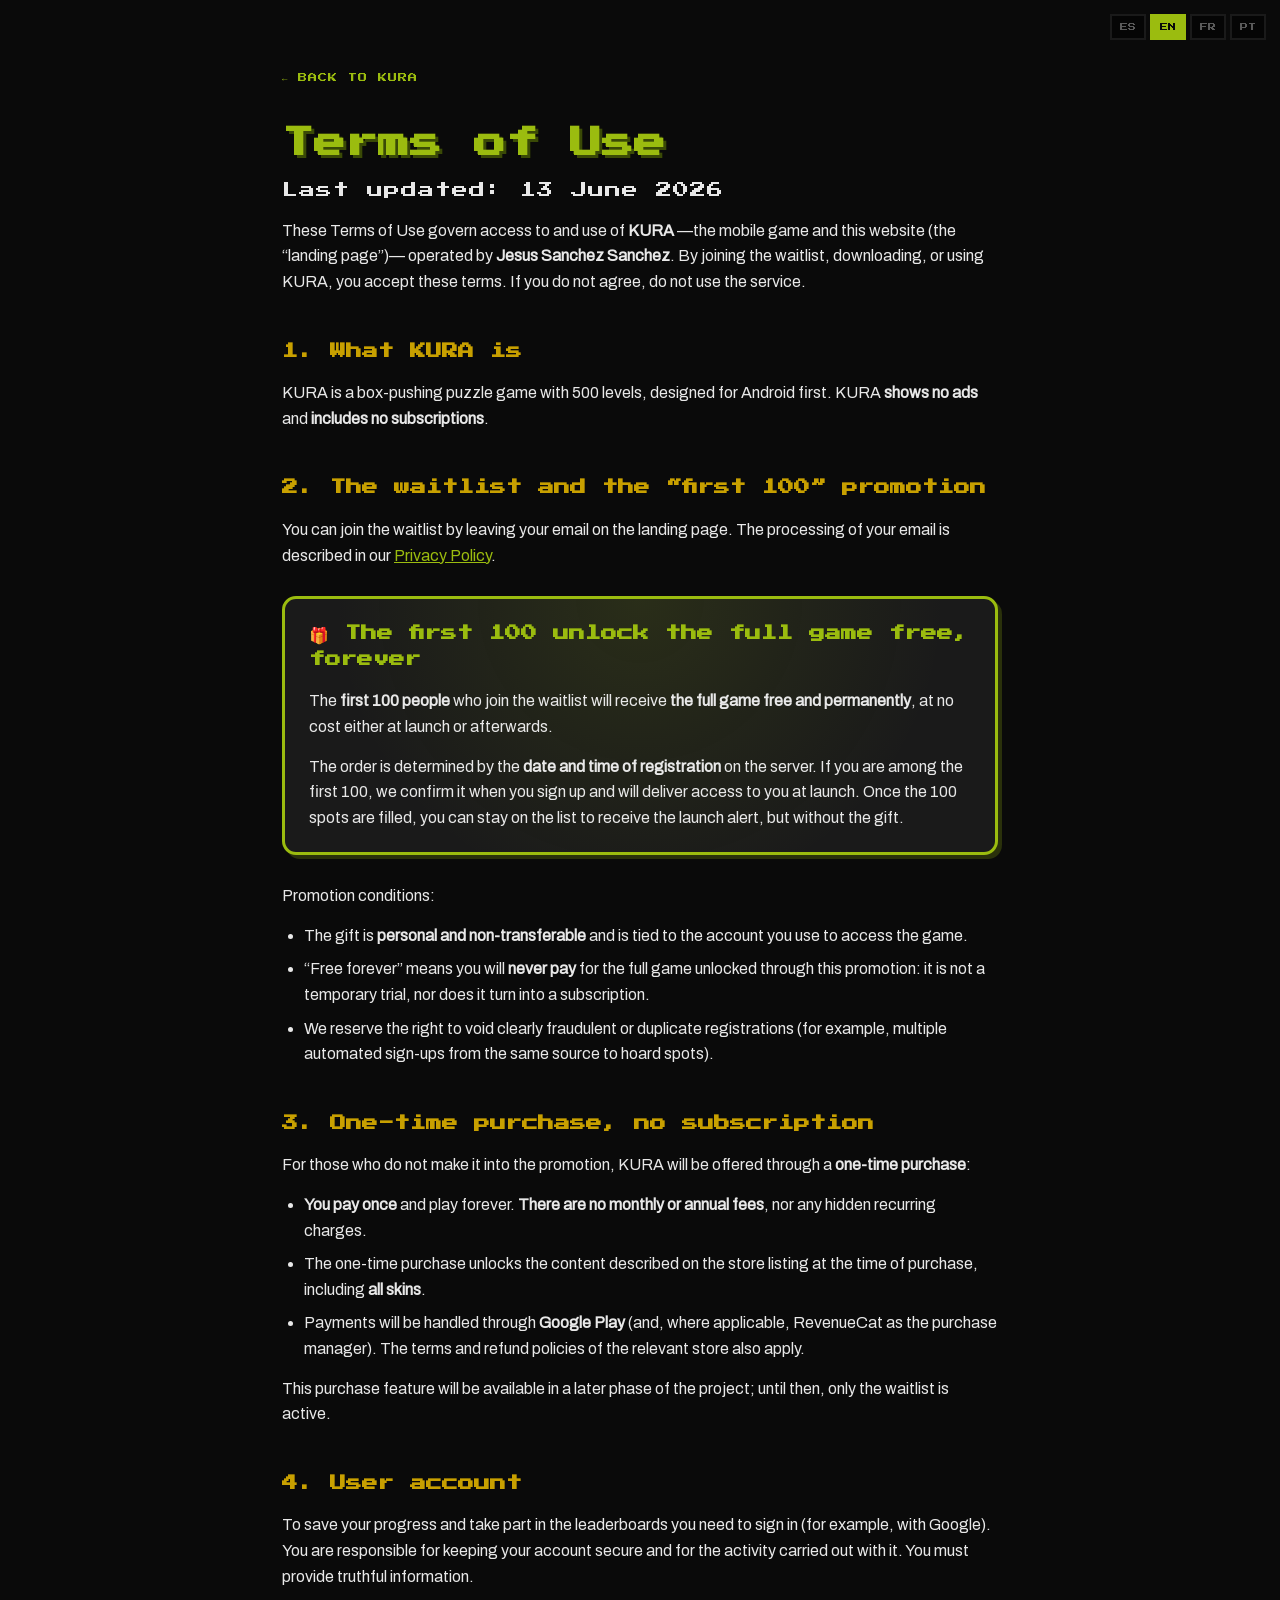
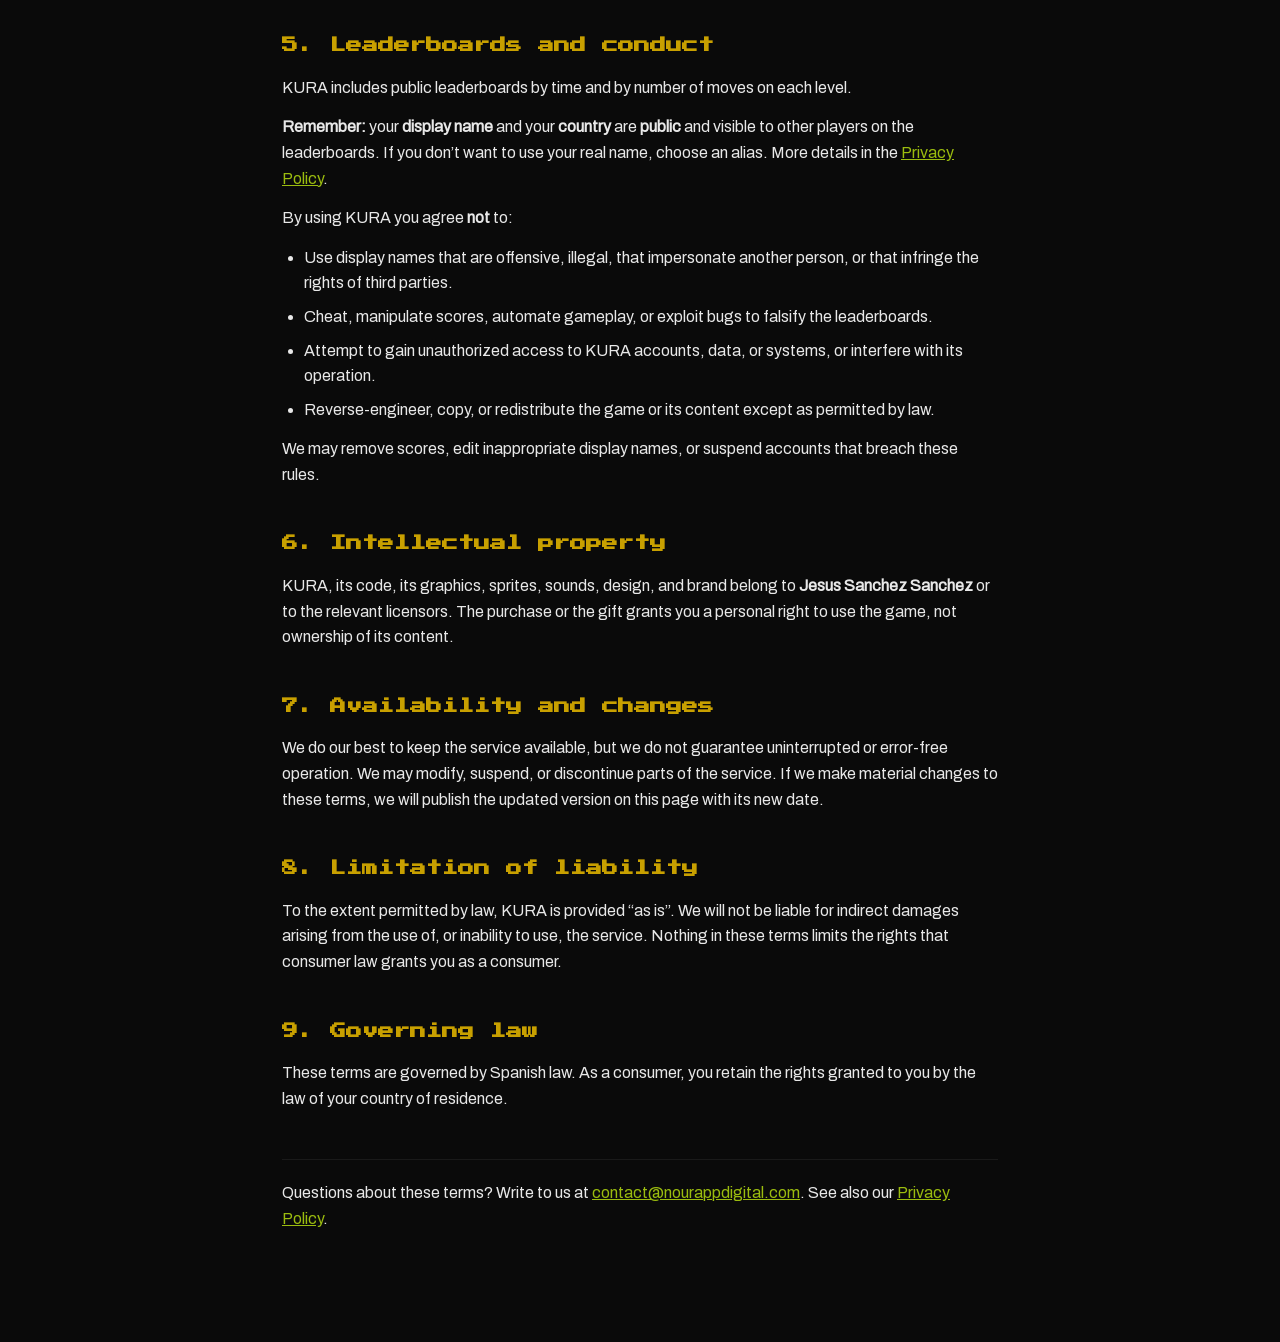
<file: terms.html>
<!DOCTYPE html>
<html lang="es">
<head>
  <meta charset="UTF-8" />
  <meta name="viewport" content="width=device-width, initial-scale=1.0" />
  <title>KURA — Términos de Uso</title>
  <meta name="description" content="Términos de uso de KURA: promoción de los primeros 100, compra única sin suscripción, uso de las clasificaciones y normas de conducta." />
  <meta name="robots" content="index, follow" />

  <link rel="icon" type="image/png" href="assets/sprites/player-clasico-abajo.png" />
  <link rel="stylesheet" href="styles.css" />
  <style>
    /* ===== Legal pages — readable long-form over the landing palette ===== */
    .legal {
      max-width: 760px;
      margin: 0 auto;
      padding: 64px 22px 96px;
    }
    .legal__back {
      display: inline-block;
      font-family: var(--mono);
      font-size: 9px;
      color: var(--dim);
      text-decoration: none;
      margin-bottom: 36px;
      letter-spacing: 1px;
    }
    .legal__back:hover { color: var(--accent); }
    .legal h1 {
      font-family: var(--mono);
      font-size: clamp(20px, 6vw, 32px);
      color: var(--accent);
      line-height: 1.4;
      text-shadow: 3px 3px 0 #3a4a06;
      margin-bottom: 12px;
    }
    .legal__updated {
      font-family: var(--mono);
      font-size: 9px;
      color: var(--dim);
      letter-spacing: 1px;
      margin-bottom: 40px;
    }
    .legal h2 {
      font-family: var(--mono);
      font-size: clamp(13px, 3.6vw, 16px);
      color: var(--box);
      line-height: 1.6;
      margin: 44px 0 16px;
    }
    .legal h3 {
      font-family: var(--ui);
      font-size: 16px;
      font-weight: 700;
      color: var(--text);
      margin: 24px 0 8px;
    }
    .legal p, .legal li {
      font-size: 16px;
      color: var(--text);
      margin-bottom: 14px;
    }
    .legal ul { padding-left: 22px; margin-bottom: 14px; }
    .legal li { margin-bottom: 8px; }
    .legal a { color: var(--accent); }
    .legal strong { color: var(--text); }
    .legal__highlight {
      background:
        radial-gradient(circle at 50% 0%, rgba(155, 188, 15, 0.12), transparent 70%),
        var(--grid);
      border: 3px solid var(--accent);
      border-radius: 14px;
      padding: 22px 24px;
      margin: 28px 0;
      box-shadow: 4px 4px 0 rgba(155, 188, 15, 0.22);
    }
    .legal__highlight h2 { margin-top: 0; color: var(--accent); }
    .legal__highlight p:last-child { margin-bottom: 0; }
    .legal__note {
      font-size: 13px;
      color: var(--dim);
      border-top: 1px solid var(--grid);
      margin-top: 48px;
      padding-top: 20px;
    }
  </style>
</head>
<body>
  <div class="lang-switch" role="group" aria-label="Idioma / Language">
    <button type="button" data-lang="es">ES</button>
    <button type="button" data-lang="en">EN</button>
    <button type="button" data-lang="fr">FR</button>
    <button type="button" data-lang="pt">PT</button>
  </div>

  <main class="legal">
    <!-- ===================== ES ===================== -->
    <section data-lang="es">
    <a href="index.html" class="legal__back">&#8592; VOLVER A KURA</a>

    <h1>Términos de Uso</h1>
    <p class="legal__updated">Última actualización: 13 de junio de 2026</p>

    <p>Estos Términos de Uso regulan el acceso y uso de <strong>KURA</strong> —el juego para móvil y esta página web (la «landing»)— operados por <strong>Jesus Sanchez Sanchez</strong>. Al apuntarte a la lista de espera, descargar o usar KURA, aceptas estos términos. Si no estás de acuerdo, no uses el servicio.</p>

    <h2>1. Qué es KURA</h2>
    <p>KURA es un juego de puzles de empujar cajas, con 500 niveles, pensado para Android en primer lugar. KURA <strong>no muestra anuncios</strong> y <strong>no incluye suscripciones</strong>.</p>

    <h2>2. La lista de espera y la promoción «los primeros 100»</h2>
    <p>Puedes apuntarte a la lista de espera dejando tu email en la landing. El tratamiento de tu email se describe en nuestra <a href="privacy.html">Política de Privacidad</a>.</p>

    <div class="legal__highlight">
      <h2>🎁 Los primeros 100 desbloquean KURA completo gratis, para siempre</h2>
      <p>Las <strong>primeras 100 personas</strong> que se apunten a la lista de espera recibirán <strong>el juego completo de forma gratuita y permanente</strong>, sin coste alguno ni en el momento del lanzamiento ni después.</p>
      <p>El orden se determina por la <strong>fecha y hora de registro</strong> en el servidor. Si estás entre los 100 primeros, te lo confirmamos al apuntarte y te haremos llegar el acceso en el lanzamiento. Una vez agotadas las 100 plazas, podrás seguir en la lista para recibir el aviso de lanzamiento, pero sin el regalo.</p>
    </div>
    <p>Condiciones de la promoción:</p>
    <ul>
      <li>El regalo es <strong>personal e intransferible</strong> y se asocia a la cuenta con la que accedas al juego.</li>
      <li>«Gratis para siempre» significa que <strong>no pagarás nunca</strong> por el juego completo desbloqueado mediante esta promoción: no es una prueba temporal ni se convierte en una suscripción.</li>
      <li>Nos reservamos el derecho de anular registros manifiestamente fraudulentos o duplicados (por ejemplo, varios alta automatizadas desde la misma fuente para acaparar plazas).</li>
    </ul>

    <h2>3. Compra única, sin suscripción</h2>
    <p>Para quienes no entren en la promoción, KURA se ofrecerá mediante una <strong>compra única</strong>:</p>
    <ul>
      <li><strong>Pagas una sola vez</strong> y juegas para siempre. <strong>No hay cuotas mensuales ni anuales</strong>, ni cargos recurrentes ocultos.</li>
      <li>La compra única desbloquea el contenido descrito en la ficha de la tienda en el momento de la compra, incluidas <strong>todas las skins</strong>.</li>
      <li>Los pagos se gestionarán a través de <strong>Google Play</strong> (y, en su caso, RevenueCat como gestor de la compra). Se aplican también las condiciones y políticas de reembolso de la tienda correspondiente.</li>
    </ul>
    <p>Esta función de compra estará disponible en una fase posterior del proyecto; hasta entonces, solo está activa la lista de espera.</p>

    <h2>4. Cuenta de usuario</h2>
    <p>Para guardar tu progreso y participar en las clasificaciones necesitas iniciar sesión (por ejemplo, con Google). Eres responsable de mantener la seguridad de tu cuenta y de la actividad que se realice con ella. Debes proporcionar información veraz.</p>

    <h2>5. Clasificaciones (leaderboards) y conducta</h2>
    <p>KURA incluye clasificaciones públicas por tiempo y por número de movimientos en cada nivel.</p>
    <p><strong>Recuerda:</strong> tu <strong>nombre para mostrar</strong> y tu <strong>país</strong> son <strong>públicos</strong> y visibles para los demás jugadores en las clasificaciones. Si no quieres usar tu nombre real, elige un alias. Más detalles en la <a href="privacy.html">Política de Privacidad</a>.</p>
    <p>Al usar KURA te comprometes a <strong>no</strong>:</p>
    <ul>
      <li>Usar nombres para mostrar ofensivos, ilegales, que suplanten a otra persona o que infrinjan derechos de terceros.</li>
      <li>Hacer trampas, manipular puntuaciones, automatizar el juego o explotar fallos para falsear las clasificaciones.</li>
      <li>Intentar acceder sin autorización a cuentas, datos o sistemas de KURA, ni interferir en su funcionamiento.</li>
      <li>Realizar ingeniería inversa, copiar o redistribuir el juego o sus contenidos salvo en lo permitido por la ley.</li>
    </ul>
    <p>Podemos retirar puntuaciones, editar nombres para mostrar inadecuados o suspender cuentas que incumplan estas normas.</p>

    <h2>6. Propiedad intelectual</h2>
    <p>KURA, su código, sus gráficos, sprites, sonidos, diseño y marca pertenecen a <strong>Jesus Sanchez Sanchez</strong> o a quienes correspondan sus licencias. La compra o el regalo te conceden un derecho de uso personal del juego, no la propiedad de su contenido.</p>

    <h2>7. Disponibilidad y cambios</h2>
    <p>Hacemos lo posible por mantener el servicio disponible, pero no garantizamos un funcionamiento ininterrumpido ni libre de errores. Podemos modificar, suspender o discontinuar partes del servicio. Si introducimos cambios relevantes en estos términos, publicaremos la versión actualizada en esta página con su nueva fecha.</p>

    <h2>8. Limitación de responsabilidad</h2>
    <p>En la medida permitida por la ley, KURA se ofrece «tal cual». No seremos responsables de daños indirectos derivados del uso o la imposibilidad de uso del servicio. Nada en estos términos limita los derechos que la legislación de consumo te reconozca como consumidor.</p>

    <h2>9. Ley aplicable</h2>
    <p>Estos términos se rigen por la legislación española. Como consumidor, conservas los derechos que te otorgue la normativa de tu país de residencia.</p>

    <p class="legal__note">¿Preguntas sobre estos términos? Escríbenos a <a href="mailto:contact@nourappdigital.com">contact@nourappdigital.com</a>. Consulta también nuestra <a href="privacy.html">Política de Privacidad</a>.</p>
    </section>

    <!-- ===================== EN ===================== -->
    <section data-lang="en" hidden>
    <a href="index.html" class="legal__back">&#8592; BACK TO KURA</a>

    <h1>Terms of Use</h1>
    <p class="legal__updated">Last updated: 13 June 2026</p>

    <p>These Terms of Use govern access to and use of <strong>KURA</strong> —the mobile game and this website (the “landing page”)— operated by <strong>Jesus Sanchez Sanchez</strong>. By joining the waitlist, downloading, or using KURA, you accept these terms. If you do not agree, do not use the service.</p>

    <h2>1. What KURA is</h2>
    <p>KURA is a box-pushing puzzle game with 500 levels, designed for Android first. KURA <strong>shows no ads</strong> and <strong>includes no subscriptions</strong>.</p>

    <h2>2. The waitlist and the “first 100” promotion</h2>
    <p>You can join the waitlist by leaving your email on the landing page. The processing of your email is described in our <a href="privacy.html">Privacy Policy</a>.</p>

    <div class="legal__highlight">
      <h2>🎁 The first 100 unlock the full game free, forever</h2>
      <p>The <strong>first 100 people</strong> who join the waitlist will receive <strong>the full game free and permanently</strong>, at no cost either at launch or afterwards.</p>
      <p>The order is determined by the <strong>date and time of registration</strong> on the server. If you are among the first 100, we confirm it when you sign up and will deliver access to you at launch. Once the 100 spots are filled, you can stay on the list to receive the launch alert, but without the gift.</p>
    </div>
    <p>Promotion conditions:</p>
    <ul>
      <li>The gift is <strong>personal and non-transferable</strong> and is tied to the account you use to access the game.</li>
      <li>“Free forever” means you will <strong>never pay</strong> for the full game unlocked through this promotion: it is not a temporary trial, nor does it turn into a subscription.</li>
      <li>We reserve the right to void clearly fraudulent or duplicate registrations (for example, multiple automated sign-ups from the same source to hoard spots).</li>
    </ul>

    <h2>3. One-time purchase, no subscription</h2>
    <p>For those who do not make it into the promotion, KURA will be offered through a <strong>one-time purchase</strong>:</p>
    <ul>
      <li><strong>You pay once</strong> and play forever. <strong>There are no monthly or annual fees</strong>, nor any hidden recurring charges.</li>
      <li>The one-time purchase unlocks the content described on the store listing at the time of purchase, including <strong>all skins</strong>.</li>
      <li>Payments will be handled through <strong>Google Play</strong> (and, where applicable, RevenueCat as the purchase manager). The terms and refund policies of the relevant store also apply.</li>
    </ul>
    <p>This purchase feature will be available in a later phase of the project; until then, only the waitlist is active.</p>

    <h2>4. User account</h2>
    <p>To save your progress and take part in the leaderboards you need to sign in (for example, with Google). You are responsible for keeping your account secure and for the activity carried out with it. You must provide truthful information.</p>

    <h2>5. Leaderboards and conduct</h2>
    <p>KURA includes public leaderboards by time and by number of moves on each level.</p>
    <p><strong>Remember:</strong> your <strong>display name</strong> and your <strong>country</strong> are <strong>public</strong> and visible to other players on the leaderboards. If you don’t want to use your real name, choose an alias. More details in the <a href="privacy.html">Privacy Policy</a>.</p>
    <p>By using KURA you agree <strong>not</strong> to:</p>
    <ul>
      <li>Use display names that are offensive, illegal, that impersonate another person, or that infringe the rights of third parties.</li>
      <li>Cheat, manipulate scores, automate gameplay, or exploit bugs to falsify the leaderboards.</li>
      <li>Attempt to gain unauthorized access to KURA accounts, data, or systems, or interfere with its operation.</li>
      <li>Reverse-engineer, copy, or redistribute the game or its content except as permitted by law.</li>
    </ul>
    <p>We may remove scores, edit inappropriate display names, or suspend accounts that breach these rules.</p>

    <h2>6. Intellectual property</h2>
    <p>KURA, its code, its graphics, sprites, sounds, design, and brand belong to <strong>Jesus Sanchez Sanchez</strong> or to the relevant licensors. The purchase or the gift grants you a personal right to use the game, not ownership of its content.</p>

    <h2>7. Availability and changes</h2>
    <p>We do our best to keep the service available, but we do not guarantee uninterrupted or error-free operation. We may modify, suspend, or discontinue parts of the service. If we make material changes to these terms, we will publish the updated version on this page with its new date.</p>

    <h2>8. Limitation of liability</h2>
    <p>To the extent permitted by law, KURA is provided “as is”. We will not be liable for indirect damages arising from the use of, or inability to use, the service. Nothing in these terms limits the rights that consumer law grants you as a consumer.</p>

    <h2>9. Governing law</h2>
    <p>These terms are governed by Spanish law. As a consumer, you retain the rights granted to you by the law of your country of residence.</p>

    <p class="legal__note">Questions about these terms? Write to us at <a href="mailto:contact@nourappdigital.com">contact@nourappdigital.com</a>. See also our <a href="privacy.html">Privacy Policy</a>.</p>
    </section>

    <!-- ===================== FR ===================== -->
    <section data-lang="fr" hidden>
    <a href="index.html" class="legal__back">&#8592; RETOUR À KURA</a>

    <h1>Conditions d’Utilisation</h1>
    <p class="legal__updated">Dernière mise à jour : 13 juin 2026</p>

    <p>Ces Conditions d’Utilisation régissent l’accès et l’utilisation de <strong>KURA</strong> —le jeu pour mobile et ce site web (la « landing »)— exploités par <strong>Jesus Sanchez Sanchez</strong>. En vous inscrivant à la liste d’attente, en téléchargeant ou en utilisant KURA, vous acceptez ces conditions. Si vous n’êtes pas d’accord, n’utilisez pas le service.</p>

    <h2>1. Qu’est-ce que KURA</h2>
    <p>KURA est un jeu de puzzle où l’on pousse des caisses, avec 500 niveaux, pensé en priorité pour Android. KURA <strong>n’affiche pas de publicité</strong> et <strong>n’inclut pas d’abonnements</strong>.</p>

    <h2>2. La liste d’attente et la promotion des « 100 premiers »</h2>
    <p>Vous pouvez vous inscrire à la liste d’attente en laissant votre e-mail sur la landing. Le traitement de votre e-mail est décrit dans notre <a href="privacy.html">Politique de Confidentialité</a>.</p>

    <div class="legal__highlight">
      <h2>🎁 Les 100 premiers débloquent le jeu complet, gratuit, pour toujours</h2>
      <p>Les <strong>100 premières personnes</strong> à s’inscrire à la liste d’attente recevront <strong>le jeu complet gratuitement et de façon permanente</strong>, sans aucun coût ni au moment du lancement ni par la suite.</p>
      <p>L’ordre est déterminé par la <strong>date et l’heure de l’inscription</strong> sur le serveur. Si vous faites partie des 100 premiers, nous vous le confirmons lors de votre inscription et vous ferons parvenir l’accès au lancement. Une fois les 100 places épuisées, vous pourrez rester sur la liste pour recevoir l’annonce du lancement, mais sans le cadeau.</p>
    </div>
    <p>Conditions de la promotion :</p>
    <ul>
      <li>Le cadeau est <strong>personnel et incessible</strong> et est associé au compte avec lequel vous accédez au jeu.</li>
      <li>« Gratuit pour toujours » signifie que vous <strong>ne paierez jamais</strong> pour le jeu complet débloqué grâce à cette promotion : ce n’est pas un essai temporaire et cela ne se transforme pas en abonnement.</li>
      <li>Nous nous réservons le droit d’annuler les inscriptions manifestement frauduleuses ou en double (par exemple, plusieurs inscriptions automatisées depuis la même source pour accaparer des places).</li>
    </ul>

    <h2>3. Achat unique, sans abonnement</h2>
    <p>Pour celles et ceux qui n’entrent pas dans la promotion, KURA sera proposé via un <strong>achat unique</strong> :</p>
    <ul>
      <li><strong>Vous payez une seule fois</strong> et jouez pour toujours. <strong>Il n’y a ni frais mensuels ni annuels</strong>, ni frais récurrents cachés.</li>
      <li>L’achat unique débloque le contenu décrit sur la fiche de la boutique au moment de l’achat, y compris <strong>tous les skins</strong>.</li>
      <li>Les paiements seront gérés via <strong>Google Play</strong> (et, le cas échéant, RevenueCat comme gestionnaire de l’achat). Les conditions et politiques de remboursement de la boutique concernée s’appliquent également.</li>
    </ul>
    <p>Cette fonction d’achat sera disponible dans une phase ultérieure du projet ; jusque-là, seule la liste d’attente est active.</p>

    <h2>4. Compte utilisateur</h2>
    <p>Pour sauvegarder votre progression et participer aux classements, vous devez vous connecter (par exemple, avec Google). Vous êtes responsable de la sécurité de votre compte et de l’activité réalisée avec celui-ci. Vous devez fournir des informations véridiques.</p>

    <h2>5. Classements (leaderboards) et conduite</h2>
    <p>KURA inclut des classements publics par temps et par nombre de coups sur chaque niveau.</p>
    <p><strong>Rappel :</strong> votre <strong>nom d’affichage</strong> et votre <strong>pays</strong> sont <strong>publics</strong> et visibles par les autres joueurs dans les classements. Si vous ne voulez pas utiliser votre vrai nom, choisissez un pseudo. Plus de détails dans la <a href="privacy.html">Politique de Confidentialité</a>.</p>
    <p>En utilisant KURA, vous vous engagez à <strong>ne pas</strong> :</p>
    <ul>
      <li>Utiliser des noms d’affichage offensants, illégaux, qui usurpent l’identité d’une autre personne ou qui enfreignent les droits de tiers.</li>
      <li>Tricher, manipuler les scores, automatiser le jeu ou exploiter des failles pour fausser les classements.</li>
      <li>Tenter d’accéder sans autorisation à des comptes, des données ou des systèmes de KURA, ni interférer avec son fonctionnement.</li>
      <li>Réaliser de l’ingénierie inverse, copier ou redistribuer le jeu ou son contenu, sauf dans les limites permises par la loi.</li>
    </ul>
    <p>Nous pouvons retirer des scores, modifier des noms d’affichage inappropriés ou suspendre les comptes qui enfreignent ces règles.</p>

    <h2>6. Propriété intellectuelle</h2>
    <p>KURA, son code, ses graphismes, sprites, sons, design et marque appartiennent à <strong>Jesus Sanchez Sanchez</strong> ou à leurs détenteurs de licence respectifs. L’achat ou le cadeau vous accordent un droit d’usage personnel du jeu, et non la propriété de son contenu.</p>

    <h2>7. Disponibilité et modifications</h2>
    <p>Nous faisons de notre mieux pour maintenir le service disponible, mais nous ne garantissons pas un fonctionnement ininterrompu ni exempt d’erreurs. Nous pouvons modifier, suspendre ou interrompre des parties du service. Si nous apportons des changements importants à ces conditions, nous publierons la version mise à jour sur cette page avec sa nouvelle date.</p>

    <h2>8. Limitation de responsabilité</h2>
    <p>Dans la mesure permise par la loi, KURA est fourni « en l’état ». Nous ne serons pas responsables des dommages indirects découlant de l’utilisation ou de l’impossibilité d’utiliser le service. Rien dans ces conditions ne limite les droits que la législation de consommation vous reconnaît en tant que consommateur.</p>

    <h2>9. Loi applicable</h2>
    <p>Ces conditions sont régies par la loi espagnole. En tant que consommateur, vous conservez les droits que vous accorde la réglementation de votre pays de résidence.</p>

    <p class="legal__note">Des questions sur ces conditions ? Écrivez-nous à <a href="mailto:contact@nourappdigital.com">contact@nourappdigital.com</a>. Consultez aussi notre <a href="privacy.html">Politique de Confidentialité</a>.</p>
    </section>

    <!-- ===================== PT ===================== -->
    <section data-lang="pt" hidden>
    <a href="index.html" class="legal__back">&#8592; VOLTAR AO KURA</a>

    <h1>Termos de Uso</h1>
    <p class="legal__updated">Última atualização: 13 de junho de 2026</p>

    <p>Estes Termos de Uso regulam o acesso e o uso do <strong>KURA</strong> —o jogo para dispositivos móveis e este site (a «landing»)— operados por <strong>Jesus Sanchez Sanchez</strong>. Ao se inscrever na lista de espera, baixar ou usar o KURA, você aceita estes termos. Se você não concordar, não use o serviço.</p>

    <h2>1. O que é o KURA</h2>
    <p>O KURA é um jogo de puzzle de empurrar caixas, com 500 níveis, pensado primeiro para Android. O KURA <strong>não exibe anúncios</strong> e <strong>não inclui assinaturas</strong>.</p>

    <h2>2. A lista de espera e a promoção dos «primeiros 100»</h2>
    <p>Você pode se inscrever na lista de espera deixando o seu e-mail na landing. O tratamento do seu e-mail está descrito na nossa <a href="privacy.html">Política de Privacidade</a>.</p>

    <div class="legal__highlight">
      <h2>🎁 Os primeiros 100 desbloqueiam o jogo completo de graça, para sempre</h2>
      <p>As <strong>primeiras 100 pessoas</strong> que se inscreverem na lista de espera receberão <strong>o jogo completo de forma gratuita e permanente</strong>, sem custo algum nem no lançamento nem depois.</p>
      <p>A ordem é determinada pela <strong>data e hora do registro</strong> no servidor. Se você estiver entre os 100 primeiros, confirmamos isso ao se inscrever e enviaremos o acesso no lançamento. Uma vez esgotadas as 100 vagas, você poderá continuar na lista para receber o aviso de lançamento, mas sem o presente.</p>
    </div>
    <p>Condições da promoção:</p>
    <ul>
      <li>O presente é <strong>pessoal e intransferível</strong> e fica associado à conta com que você acessa o jogo.</li>
      <li>«Grátis para sempre» significa que você <strong>nunca pagará</strong> pelo jogo completo desbloqueado por meio desta promoção: não é um teste temporário nem se converte em assinatura.</li>
      <li>Reservamo-nos o direito de anular registros manifestamente fraudulentos ou duplicados (por exemplo, vários cadastros automatizados a partir da mesma fonte para açambarcar vagas).</li>
    </ul>

    <h2>3. Compra única, sem assinatura</h2>
    <p>Para quem não entrar na promoção, o KURA será oferecido por meio de uma <strong>compra única</strong>:</p>
    <ul>
      <li><strong>Você paga uma só vez</strong> e joga para sempre. <strong>Não há mensalidades nem anuidades</strong>, nem cobranças recorrentes ocultas.</li>
      <li>A compra única desbloqueia o conteúdo descrito na ficha da loja no momento da compra, incluindo <strong>todas as skins</strong>.</li>
      <li>Os pagamentos serão geridos através do <strong>Google Play</strong> (e, quando aplicável, da RevenueCat como gestora da compra). Aplicam-se também as condições e políticas de reembolso da loja correspondente.</li>
    </ul>
    <p>Esta função de compra estará disponível numa fase posterior do projeto; até lá, só a lista de espera está ativa.</p>

    <h2>4. Conta de usuário</h2>
    <p>Para guardar o seu progresso e participar nas classificações, você precisa iniciar sessão (por exemplo, com o Google). Você é responsável por manter a segurança da sua conta e pela atividade realizada com ela. Você deve fornecer informações verídicas.</p>

    <h2>5. Classificações (leaderboards) e conduta</h2>
    <p>O KURA inclui classificações públicas por tempo e por número de movimentos em cada nível.</p>
    <p><strong>Lembre-se:</strong> o seu <strong>nome de exibição</strong> e o seu <strong>país</strong> são <strong>públicos</strong> e visíveis para os demais jogadores nas classificações. Se você não quiser usar o seu nome real, escolha um apelido. Mais detalhes na <a href="privacy.html">Política de Privacidade</a>.</p>
    <p>Ao usar o KURA, você se compromete a <strong>não</strong>:</p>
    <ul>
      <li>Usar nomes de exibição ofensivos, ilegais, que se façam passar por outra pessoa ou que infrinjam direitos de terceiros.</li>
      <li>Trapacear, manipular pontuações, automatizar o jogo ou explorar falhas para falsear as classificações.</li>
      <li>Tentar acessar sem autorização contas, dados ou sistemas do KURA, nem interferir no seu funcionamento.</li>
      <li>Realizar engenharia reversa, copiar ou redistribuir o jogo ou os seus conteúdos, salvo no permitido por lei.</li>
    </ul>
    <p>Podemos retirar pontuações, editar nomes de exibição inadequados ou suspender contas que descumpram estas normas.</p>

    <h2>6. Propriedade intelectual</h2>
    <p>O KURA, o seu código, os seus gráficos, sprites, sons, design e marca pertencem a <strong>Jesus Sanchez Sanchez</strong> ou a quem detenha as suas licenças. A compra ou o presente concedem a você um direito de uso pessoal do jogo, não a propriedade do seu conteúdo.</p>

    <h2>7. Disponibilidade e alterações</h2>
    <p>Fazemos o possível para manter o serviço disponível, mas não garantimos um funcionamento ininterrupto nem livre de erros. Podemos modificar, suspender ou descontinuar partes do serviço. Se introduzirmos alterações relevantes nestes termos, publicaremos a versão atualizada nesta página com a sua nova data.</p>

    <h2>8. Limitação de responsabilidade</h2>
    <p>Na medida permitida por lei, o KURA é oferecido «no estado em que se encontra». Não seremos responsáveis por danos indiretos decorrentes do uso ou da impossibilidade de uso do serviço. Nada nestes termos limita os direitos que a legislação de consumo reconhece a você como consumidor.</p>

    <h2>9. Lei aplicável</h2>
    <p>Estes termos regem-se pela legislação espanhola. Como consumidor, você conserva os direitos que a legislação do seu país de residência lhe conceda.</p>

    <p class="legal__note">Perguntas sobre estes termos? Escreva-nos para <a href="mailto:contact@nourappdigital.com">contact@nourappdigital.com</a>. Consulte também a nossa <a href="privacy.html">Política de Privacidade</a>.</p>
    </section>
  </main>

  <script>
    /* i18n for legal pages — mirrors the landing's detect/persist logic in app.js
       (same kura-lang key), so the language picked on the landing carries over. */
    (function () {
      var LANG_KEY = 'kura-lang';
      var SUPPORTED = ['es', 'en', 'fr', 'pt'];
      var META = {
        es: {
          title: 'KURA — Términos de Uso',
          desc: 'Términos de uso de KURA: promoción de los primeros 100, compra única sin suscripción, uso de las clasificaciones y normas de conducta.',
        },
        en: {
          title: 'KURA — Terms of Use',
          desc: 'KURA terms of use: the first-100 promotion, one-time purchase with no subscription, leaderboard use, and rules of conduct.',
        },
        fr: {
          title: 'KURA — Conditions d’Utilisation',
          desc: 'Conditions d’utilisation de KURA : promotion des 100 premiers, achat unique sans abonnement, usage des classements et règles de conduite.',
        },
        pt: {
          title: 'KURA — Termos de Uso',
          desc: 'Termos de uso do KURA: promoção dos primeiros 100, compra única sem assinatura, uso das classificações e normas de conduta.',
        },
      };

      function detectLang() {
        var saved = null;
        try { saved = localStorage.getItem(LANG_KEY); } catch (_) {}
        if (SUPPORTED.indexOf(saved) !== -1) return saved;
        var nav = (navigator.language || navigator.userLanguage || 'en').toLowerCase();
        var code = nav.slice(0, 2);
        return SUPPORTED.indexOf(code) !== -1 ? code : 'en';
      }

      var sections = document.querySelectorAll('section[data-lang]');
      var buttons = document.querySelectorAll('.lang-switch [data-lang]');

      function applyLang(next) {
        var lang = SUPPORTED.indexOf(next) !== -1 ? next : 'en';
        try { localStorage.setItem(LANG_KEY, lang); } catch (_) {}

        document.documentElement.lang = lang;
        if (META[lang]) {
          document.title = META[lang].title;
          var m = document.querySelector('meta[name="description"]');
          if (m) m.setAttribute('content', META[lang].desc);
        }

        sections.forEach(function (s) {
          s.hidden = s.getAttribute('data-lang') !== lang;
        });
        buttons.forEach(function (b) {
          b.classList.toggle('active', b.getAttribute('data-lang') === lang);
        });
      }

      buttons.forEach(function (b) {
        b.addEventListener('click', function () { applyLang(b.getAttribute('data-lang')); });
      });

      applyLang(detectLang());
    })();
  </script>
</body>
</html>
</file>
<file: styles.css>
/* ============================================================
   KURA landing — Game Boy DMG palette, pixel-art, retro.
   Tokens mirror src/theme/colors.ts exactly.
   ============================================================ */
@font-face {
  font-family: 'Press Start 2P';
  src: url('assets/fonts/PressStart2P-Regular.ttf') format('truetype');
  font-display: swap;
}
@font-face {
  font-family: 'Archivo';
  src: url('assets/fonts/Archivo-Regular.ttf') format('truetype');
  font-display: swap;
}

:root {
  --bg: #0a0a0a;
  --grid: #1a1a1a;
  --accent: #9bbc0f;
  --text: #e8e8e8;
  --box: #c8a000;
  --dim: #5a5a5a;
  --mono: 'Press Start 2P', monospace;
  --ui: 'Archivo', system-ui, sans-serif;
}

* { box-sizing: border-box; margin: 0; padding: 0; }

html { scroll-behavior: smooth; }

body {
  background: var(--bg);
  color: var(--text);
  font-family: var(--ui);
  line-height: 1.6;
  -webkit-font-smoothing: antialiased;
  overflow-x: hidden;
}

/* Pixel art must stay crisp at any scale. */
.px {
  image-rendering: pixelated;
  image-rendering: crisp-edges;
  display: block;
}

/* ===================== HERO ===================== */
.hero {
  position: relative;
  min-height: 100vh;
  display: flex;
  align-items: center;
  justify-content: center;
  text-align: center;
  padding: 48px 20px;
  background:
    radial-gradient(circle at 50% 30%, rgba(155, 188, 15, 0.10), transparent 60%),
    var(--bg);
}

.scanlines {
  position: absolute;
  inset: 0;
  pointer-events: none;
  background: repeating-linear-gradient(
    to bottom,
    rgba(0, 0, 0, 0) 0,
    rgba(0, 0, 0, 0) 2px,
    rgba(0, 0, 0, 0.25) 3px,
    rgba(0, 0, 0, 0) 4px
  );
  opacity: 0.5;
}

.hero__inner { position: relative; z-index: 1; max-width: 640px; }

.hero__mascot img {
  width: 96px;
  height: 96px;
  margin: 0 auto 24px;
  animation: bob 1.4s steps(2) infinite;
}

.logo {
  font-family: var(--mono);
  font-size: clamp(40px, 12vw, 88px);
  color: var(--accent);
  letter-spacing: 4px;
  text-shadow: 4px 4px 0 #3a4a06, 8px 8px 0 rgba(0, 0, 0, 0.5);
  margin-bottom: 24px;
}

.tagline {
  font-size: clamp(16px, 4.5vw, 22px);
  color: var(--text);
  margin-bottom: 36px;
  font-weight: 600;
}

.hero__cta { margin-bottom: 48px; }

.hero__sprites {
  display: flex;
  gap: 18px;
  justify-content: center;
}
.hero__sprites img { width: 48px; height: 48px; }

.float { animation: bob 1.6s steps(2) infinite; animation-delay: var(--d); }

@keyframes bob {
  0%, 100% { transform: translateY(0); }
  50% { transform: translateY(-8px); }
}

/* ===================== BUTTONS ===================== */
.btn {
  display: inline-block;
  font-family: var(--mono);
  font-size: 12px;
  text-decoration: none;
  cursor: pointer;
  border: none;
  padding: 16px 24px;
  line-height: 1.4;
  transition: transform 0.06s ease;
}
.btn:active { transform: translateY(2px); }

.btn--primary {
  background: var(--accent);
  color: #0a0a0a;
  box-shadow: 4px 4px 0 #3a4a06;
}
.btn--primary:hover { background: #b4d41a; }
.btn--primary:disabled {
  background: var(--dim);
  box-shadow: 4px 4px 0 #000;
  cursor: not-allowed;
  color: #1a1a1a;
}

/* ===================== LANGUAGE SWITCH ===================== */
.lang-switch {
  position: fixed;
  top: 14px;
  right: 14px;
  z-index: 30;
  display: flex;
  gap: 4px;
}
.lang-switch button {
  font-family: var(--mono);
  font-size: 8px;
  line-height: 1;
  padding: 7px 8px;
  color: var(--dim);
  background: #050505;
  border: 2px solid var(--grid);
  cursor: pointer;
  transition: color 0.1s ease, background 0.1s ease;
}
.lang-switch button:hover { color: var(--text); }
.lang-switch button.active {
  color: #0a0a0a;
  background: var(--accent);
  border-color: var(--accent);
}
.lang-switch button.active:hover { color: #0a0a0a; }

/* ===================== SECTIONS ===================== */
.section { padding: 72px 20px; max-width: 1040px; margin: 0 auto; }

.section__title {
  font-family: var(--mono);
  font-size: clamp(16px, 5vw, 24px);
  color: var(--accent);
  text-align: center;
  margin-bottom: 48px;
  text-shadow: 3px 3px 0 #3a4a06;
}

/* ===================== PHONE MOCKUPS ===================== */
.phones {
  display: flex;
  flex-wrap: wrap;
  gap: 28px;
  justify-content: center;
}

.phone {
  width: 240px;
  background: #050505;
  border: 3px solid var(--grid);
  border-radius: 22px;
  padding: 16px 14px;
  box-shadow: 0 0 0 2px #000, 6px 6px 0 rgba(155, 188, 15, 0.12);
}

.phone__bar {
  font-family: var(--mono);
  font-size: 9px;
  color: var(--text);
  padding: 4px 2px 12px;
}

.phone__stats {
  display: flex;
  gap: 24px;
  font-family: var(--mono);
  font-size: 7px;
  color: var(--accent);
  margin-bottom: 16px;
}
.phone__stats b { color: var(--text); font-size: 11px; }

/* Mini board, built from real game sprites */
.board {
  display: grid;
  gap: 0;
  width: 100%;
  aspect-ratio: 1 / 1;
  margin: 8px 0;
}
.board .cell {
  width: 100%;
  height: 100%;
  background-size: cover;
  image-rendering: pixelated;
}

.dpad {
  display: grid;
  grid-template-columns: repeat(3, 1fr);
  gap: 6px;
  margin-top: 18px;
}
.dpad .key {
  background: var(--grid);
  color: var(--accent);
  font-family: var(--mono);
  font-size: 12px;
  text-align: center;
  padding: 10px 0;
  border-radius: 6px;
}

/* Skins grid */
.skins {
  display: grid;
  grid-template-columns: repeat(4, 1fr);
  gap: 10px;
  padding: 8px 0;
}
.skins img { width: 100%; height: auto; }

.skins__note {
  font-size: 12px;
  color: var(--dim);
  margin-top: 14px;
  text-align: center;
}

/* Ranking list */
.ranking { list-style: none; padding: 6px 0; }
.ranking li {
  display: flex;
  align-items: center;
  gap: 10px;
  padding: 9px 6px;
  border-bottom: 1px solid var(--grid);
  font-size: 13px;
}
.ranking b {
  font-family: var(--mono);
  font-size: 11px;
  color: var(--box);
  width: 18px;
}
.ranking span { color: var(--text); font-weight: 600; }
.ranking i { margin-left: auto; color: var(--dim); font-style: normal; font-size: 11px; }

/* ===================== WHY CARDS ===================== */
.cards {
  display: grid;
  grid-template-columns: repeat(auto-fit, minmax(240px, 1fr));
  gap: 24px;
}
.card {
  background: var(--grid);
  border: 2px solid #2a2a2a;
  border-radius: 14px;
  padding: 28px 22px;
  text-align: center;
}
.card__icon img {
  width: 56px;
  height: 56px;
  margin: 0 auto 18px;
}
.card h3 {
  font-family: var(--mono);
  font-size: 12px;
  color: var(--accent);
  margin-bottom: 14px;
  line-height: 1.5;
}
.card p { color: var(--text); font-size: 15px; }

/* ===================== HOOK / WAITLIST ===================== */
.hook { padding-top: 40px; padding-bottom: 96px; }

.hook__box {
  max-width: 600px;
  margin: 0 auto;
  background:
    radial-gradient(circle at 50% 0%, rgba(155, 188, 15, 0.12), transparent 70%),
    var(--grid);
  border: 3px solid var(--box);
  border-radius: 18px;
  padding: 40px 28px;
  text-align: center;
  box-shadow: 6px 6px 0 rgba(200, 160, 0, 0.25);
}

.hook__counter { margin-bottom: 28px; }
.hook__num {
  display: block;
  font-family: var(--mono);
  font-size: clamp(40px, 14vw, 72px);
  color: var(--box);
  line-height: 1;
  text-shadow: 3px 3px 0 #5a4a00;
}
.hook__label {
  display: block;
  font-family: var(--mono);
  font-size: 9px;
  color: var(--dim);
  margin-top: 12px;
  letter-spacing: 1px;
}
.hook__counter.sold .hook__num { color: var(--dim); text-shadow: 3px 3px 0 #000; }

.hook__title {
  font-family: var(--mono);
  font-size: clamp(13px, 3.8vw, 18px);
  color: var(--text);
  line-height: 1.7;
  margin-bottom: 18px;
}
.hook__sub { color: var(--dim); font-size: 15px; margin-bottom: 28px; }

.waitlist {
  display: flex;
  flex-direction: column;
  gap: 14px;
  max-width: 360px;
  margin: 0 auto;
}
.waitlist__input {
  font-family: var(--ui);
  font-size: 16px;
  padding: 16px;
  background: #050505;
  border: 2px solid var(--dim);
  border-radius: 8px;
  color: var(--text);
  text-align: center;
}
.waitlist__input:focus {
  outline: none;
  border-color: var(--accent);
}
.waitlist__input.invalid { border-color: #d44; }

.waitlist__msg {
  min-height: 20px;
  font-size: 14px;
  color: var(--accent);
}
.waitlist__msg.error { color: #ff6b6b; }

/* ===================== FOOTER ===================== */
.footer {
  text-align: center;
  padding: 48px 20px;
  border-top: 1px solid var(--grid);
  color: var(--dim);
  font-size: 13px;
}
.footer img { width: 40px; height: 40px; margin: 0 auto 18px; }
.footer__legal {
  margin-top: 12px;
  font-size: 13px;
}
.footer__legal a {
  color: var(--dim);
  text-decoration: none;
  border-bottom: 1px solid var(--grid);
}
.footer__legal a:hover { color: var(--accent); border-bottom-color: var(--accent); }
.footer__fine {
  font-family: var(--mono);
  font-size: 8px;
  color: var(--accent);
  margin-top: 10px;
  letter-spacing: 1px;
}

@media (prefers-reduced-motion: reduce) {
  .float, .hero__mascot img { animation: none; }
  html { scroll-behavior: auto; }
}
</file>
